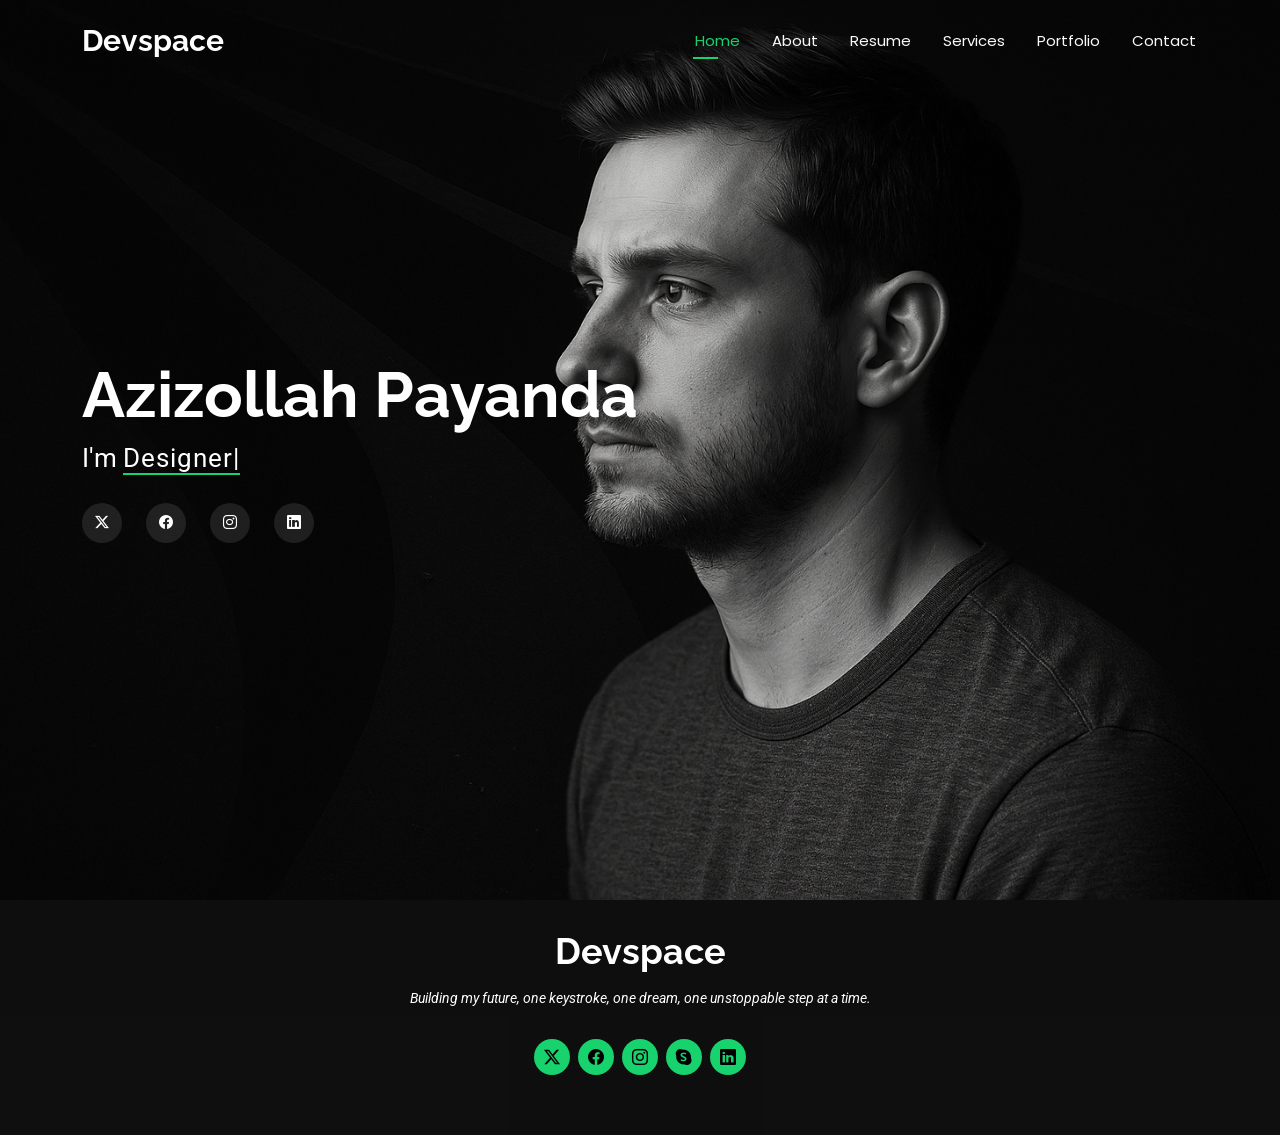
<file: index.html>
<!DOCTYPE html>
<html lang="en">

<head>
  <meta charset="utf-8">
  <meta content="width=device-width, initial-scale=1.0" name="viewport">
  <title>Index</title>
  <meta name="description" content="">
  <meta name="keywords" content="">

  <!-- Favicons -->
  <link href="assets/img/favicon.png" rel="icon">
  <link href="assets/img/apple-touch-icon.png" rel="apple-touch-icon">

  <!-- Fonts -->
  <link href="https://fonts.googleapis.com" rel="preconnect">
  <link href="https://fonts.gstatic.com" rel="preconnect" crossorigin>
  <link href="https://fonts.googleapis.com/css2?family=Roboto:ital,wght@0,100;0,300;0,400;0,500;0,700;0,900;1,100;1,300;1,400;1,500;1,700;1,900&family=Poppins:ital,wght@0,100;0,200;0,300;0,400;0,500;0,600;0,700;0,800;0,900;1,100;1,200;1,300;1,400;1,500;1,600;1,700;1,800;1,900&family=Raleway:ital,wght@0,100;0,200;0,300;0,400;0,500;0,600;0,700;0,800;0,900;1,100;1,200;1,300;1,400;1,500;1,600;1,700;1,800;1,900&display=swap" rel="stylesheet">

  <!-- Vendor CSS Files -->
  <link href="assets/vendor/bootstrap/css/bootstrap.min.css" rel="stylesheet">
  <link href="assets/vendor/bootstrap-icons/bootstrap-icons.css" rel="stylesheet">
  <link href="assets/vendor/aos/aos.css" rel="stylesheet">
  <link href="assets/vendor/swiper/swiper-bundle.min.css" rel="stylesheet">
  <link href="assets/vendor/glightbox/css/glightbox.min.css" rel="stylesheet">

  <!-- Main CSS File -->
  <link href="assets/css/main.css" rel="stylesheet">

</head>

<body class="index-page">

  <header id="header" class="header d-flex align-items-center fixed-top">
    <div class="container-fluid container-xl position-relative d-flex align-items-center justify-content-between">

      <a href="index.html" class="logo d-flex align-items-center">
        <!-- Uncomment the line below if you also wish to use an image logo -->
        <!-- <img src="assets/img/logo.webp" alt=""> -->
        <h1 class="sitename">Devspace</h1>
      </a>

      <nav id="navmenu" class="navmenu">
        <ul>
          <li><a href="index.html" class="active">Home</a></li>
          <li><a href="about.html">About</a></li>
          <li><a href="resume.html">Resume</a></li>
          <li><a href="services.html">Services</a></li>
          <li><a href="portfolio.html">Portfolio</a></li>
          <li><a href="contact.html">Contact</a></li>
        </ul>
        <i class="mobile-nav-toggle d-xl-none bi bi-list"></i>
      </nav>

    </div>
  </header>

  <main class="main">

    <!-- Hero Section -->
    <section id="hero" class="hero section dark-background">

      <img src="assets/img/hero-bg.png" alt="" data-aos="fade-in">

      <div class="container" data-aos="zoom-out" data-aos-delay="100">
        <h2>Azizollah Payanda</h2>
        <p>I'm <span class="typed" data-typed-items="Designer, Developer, Freelancer"></span><span class="typed-cursor typed-cursor--blink"></span></p>
        <div class="social-links">
          <a href="#"><i class="bi bi-twitter-x"></i></a>
          <a href="#"><i class="bi bi-facebook"></i></a>
          <a href="#"><i class="bi bi-instagram"></i></a>
          <a href="https://linkedin.com/in/azizollah-payanda-70139b262"><i class="bi bi-linkedin"></i></a>
        </div>
      </div>

    </section><!-- /Hero Section -->

  </main>

  <footer id="footer" class="footer dark-background">
    <div class="container">
      <h3 class="sitename">Devspace</h3>
      <p>Building my future, one keystroke, one dream, one unstoppable step at a time.</p>
      <div class="social-links d-flex justify-content-center">
        <a href=""><i class="bi bi-twitter-x"></i></a>
        <a href=""><i class="bi bi-facebook"></i></a>
        <a href=""><i class="bi bi-instagram"></i></a>
        <a href=""><i class="bi bi-skype"></i></a>
        <a href="https://linkedin.com/in/azizollah-payanda-70139b262"><i class="bi bi-linkedin"></i></a>
      </div>
    </div>
  </footer>

  <!-- Scroll Top -->
  <a href="#" id="scroll-top" class="scroll-top d-flex align-items-center justify-content-center"><i class="bi bi-arrow-up-short"></i></a>

  <!-- Preloader -->
  <div id="preloader"></div>

  <!-- Vendor JS Files -->
  <script src="assets/vendor/bootstrap/js/bootstrap.bundle.min.js"></script>
  <script src="assets/vendor/php-email-form/validate.js"></script>
  <script src="assets/vendor/aos/aos.js"></script>
  <script src="assets/vendor/typed.js/typed.umd.js"></script>
  <script src="assets/vendor/purecounter/purecounter_vanilla.js"></script>
  <script src="assets/vendor/waypoints/noframework.waypoints.js"></script>
  <script src="assets/vendor/swiper/swiper-bundle.min.js"></script>
  <script src="assets/vendor/glightbox/js/glightbox.min.js"></script>
  <script src="assets/vendor/imagesloaded/imagesloaded.pkgd.min.js"></script>
  <script src="assets/vendor/isotope-layout/isotope.pkgd.min.js"></script>

  <!-- Main JS File -->
  <script src="assets/js/main.js"></script>

</body>

</html>
</file>
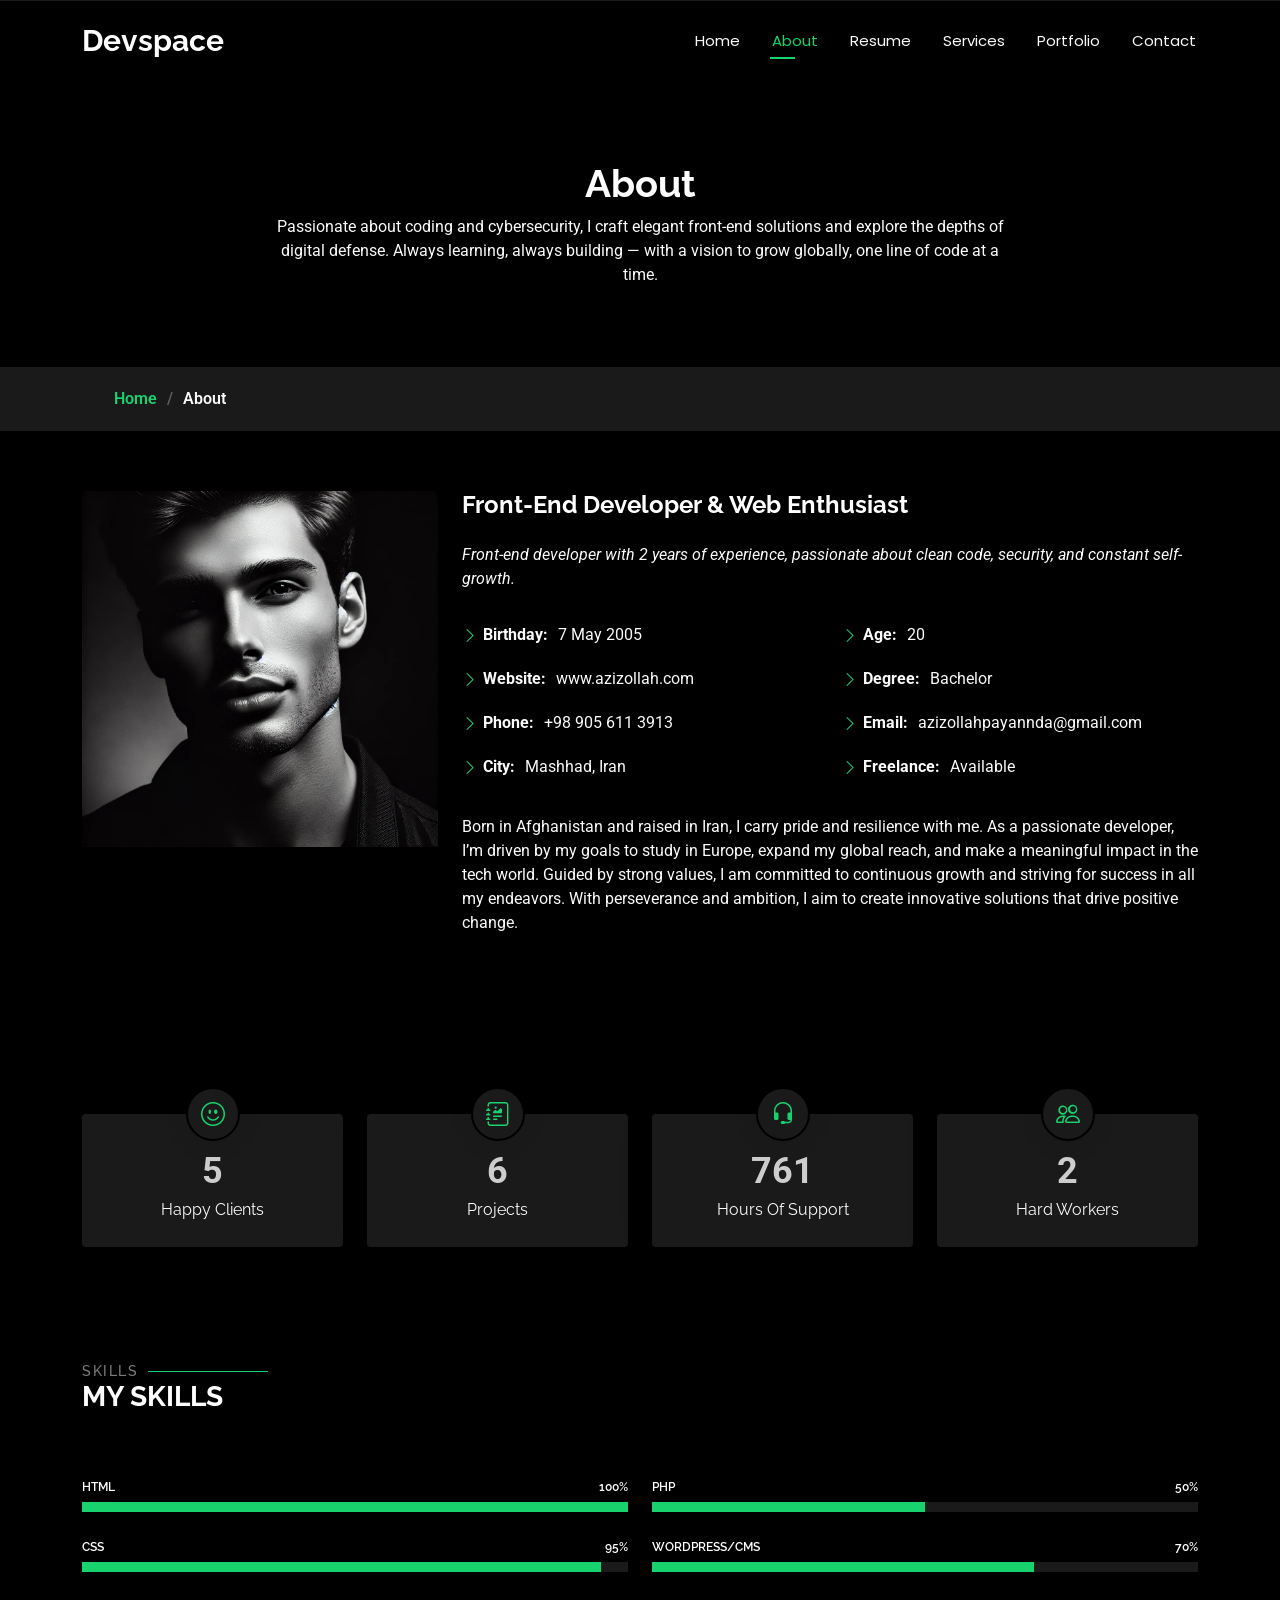
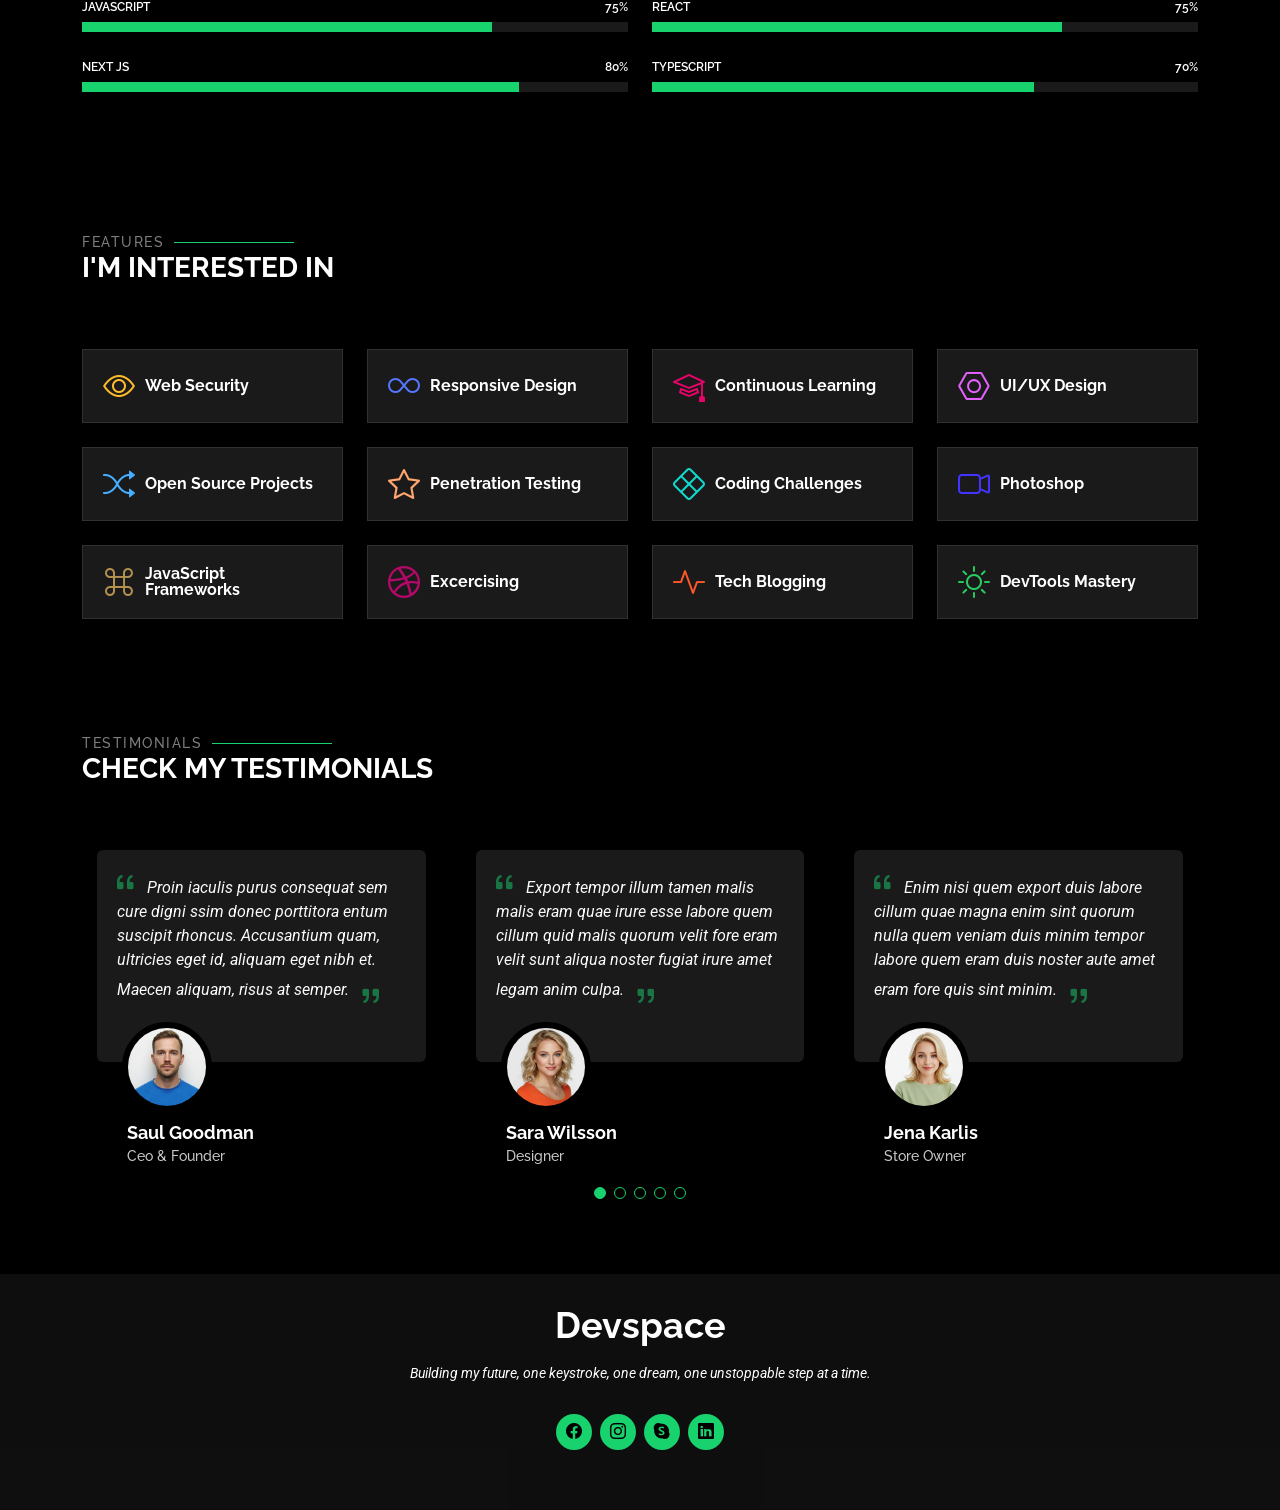
<file: about.html>
<!DOCTYPE html>
<html lang="en">

<head>
  <meta charset="utf-8">
  <meta content="width=device-width, initial-scale=1.0" name="viewport">
  <title>About</title>
  <meta name="description" content="">
  <meta name="keywords" content="">

  <!-- Favicons -->
  <link href="assets/img/favicon.png" rel="icon">
  <link href="assets/img/apple-touch-icon.png" rel="apple-touch-icon">

  <!-- Fonts -->
  <link href="https://fonts.googleapis.com" rel="preconnect">
  <link href="https://fonts.gstatic.com" rel="preconnect" crossorigin>
  <link
    href="https://fonts.googleapis.com/css2?family=Roboto:ital,wght@0,100;0,300;0,400;0,500;0,700;0,900;1,100;1,300;1,400;1,500;1,700;1,900&family=Poppins:ital,wght@0,100;0,200;0,300;0,400;0,500;0,600;0,700;0,800;0,900;1,100;1,200;1,300;1,400;1,500;1,600;1,700;1,800;1,900&family=Raleway:ital,wght@0,100;0,200;0,300;0,400;0,500;0,600;0,700;0,800;0,900;1,100;1,200;1,300;1,400;1,500;1,600;1,700;1,800;1,900&display=swap"
    rel="stylesheet">

  <!-- Vendor CSS Files -->
  <link href="assets/vendor/bootstrap/css/bootstrap.min.css" rel="stylesheet">
  <link href="assets/vendor/bootstrap-icons/bootstrap-icons.css" rel="stylesheet">
  <link href="assets/vendor/aos/aos.css" rel="stylesheet">
  <link href="assets/vendor/swiper/swiper-bundle.min.css" rel="stylesheet">
  <link href="assets/vendor/glightbox/css/glightbox.min.css" rel="stylesheet">

  <!-- Main CSS File -->
  <link href="assets/css/main.css" rel="stylesheet">

</head>

<body class="about-page">

  <header id="header" class="header d-flex align-items-center fixed-top">
    <div class="container-fluid container-xl position-relative d-flex align-items-center justify-content-between">

      <a href="index.html" class="logo d-flex align-items-center">
        <!-- Uncomment the line below if you also wish to use an image logo -->
        <!-- <img src="assets/img/logo.webp" alt=""> -->
        <h1 class="sitename">Devspace</h1>
      </a>

      <nav id="navmenu" class="navmenu">
        <ul>
          <li><a href="index.html">Home</a></li>
          <li><a href="about.html" class="active">About</a></li>
          <li><a href="resume.html">Resume</a></li>
          <li><a href="services.html">Services</a></li>
          <li><a href="portfolio.html">Portfolio</a></li>
          <li><a href="contact.html">Contact</a></li>
        </ul>
        <i class="mobile-nav-toggle d-xl-none bi bi-list"></i>
      </nav>

    </div>
  </header>

  <main class="main">

    <!-- Page Title -->
    <div class="page-title" data-aos="fade">
      <div class="heading">
        <div class="container">
          <div class="row d-flex justify-content-center text-center">
            <div class="col-lg-8">
              <h1>About</h1>
              <p class="mb-0">Passionate about coding and cybersecurity, I craft elegant front-end solutions and explore
                the depths of digital defense. Always learning, always building — with a vision to grow globally, one
                line of code at a time.</p>
            </div>
          </div>
        </div>
      </div>
      <nav class="breadcrumbs">
        <div class="container">
          <ol>
            <li><a href="index.html">Home</a></li>
            <li class="current">About</li>
          </ol>
        </div>
      </nav>
    </div><!-- End Page Title -->

    <!-- About Section -->
    <section id="about" class="about section">

      <div class="container" data-aos="fade-up" data-aos-delay="100">

        <div class="row gy-4 justify-content-center">
          <div class="col-lg-4">
            <img src="assets/img/profile-img.webp" class="img-fluid" alt="">
          </div>
          <div class="col-lg-8 content">
            <h2>Front-End Developer & Web Enthusiast</h2>
            <p class="fst-italic py-3">
              Front-end developer with 2 years of experience, passionate about clean code, security, and constant
              self-growth.
            </p>
            <div class="row">
              <div class="col-lg-6">
                <ul>
                  <li><i class="bi bi-chevron-right"></i> <strong>Birthday:</strong> <span>7 May 2005</span></li>
                  <li><i class="bi bi-chevron-right"></i> <strong>Website:</strong> <span>www.azizollah.com</span></li>
                  <li><i class="bi bi-chevron-right"></i> <strong>Phone:</strong> <span>+98 905 611 3913</span></li>
                  <li><i class="bi bi-chevron-right"></i> <strong>City:</strong> <span>Mashhad, Iran</span></li>
                </ul>
              </div>
              <div class="col-lg-6">
                <ul>
                  <li><i class="bi bi-chevron-right"></i> <strong>Age:</strong> <span>20</span></li>
                  <li><i class="bi bi-chevron-right"></i> <strong>Degree:</strong> <span>Bachelor</span></li>
                  <li><i class="bi bi-chevron-right"></i> <strong>Email:</strong>
                    <span>azizollahpayannda@gmail.com</span>
                  </li>
                  <li><i class="bi bi-chevron-right"></i> <strong>Freelance:</strong> <span>Available</span></li>
                </ul>
              </div>
            </div>
            <p class="py-3">
              Born in Afghanistan and raised in Iran, I carry pride and resilience with me. As a passionate developer,
              I’m driven by my goals to study in Europe, expand my global reach, and make a meaningful impact in the
              tech world. Guided by strong values, I am committed to continuous growth and striving for success in all
              my endeavors. With perseverance and ambition, I aim to create innovative solutions that drive positive
              change.

            </p>
          </div>
        </div>

      </div>

    </section><!-- /About Section -->

    <!-- Stats Section -->
    <section id="stats" class="stats section">

      <div class="container" data-aos="fade-up" data-aos-delay="100">

        <div class="row gy-4">

          <div class="col-lg-3 col-md-6 d-flex flex-column align-items-center">
            <i class="bi bi-emoji-smile"></i>
            <div class="stats-item">
              <span data-purecounter-start="0" data-purecounter-end="10" data-purecounter-duration="1"
                class="purecounter"></span>
              <p>Happy Clients</p>
            </div>
          </div><!-- End Stats Item -->

          <div class="col-lg-3 col-md-6 d-flex flex-column align-items-center">
            <i class="bi bi-journal-richtext"></i>
            <div class="stats-item">
              <span data-purecounter-start="0" data-purecounter-end="12" data-purecounter-duration="1"
                class="purecounter"></span>
              <p>Projects</p>
            </div>
          </div><!-- End Stats Item -->

          <div class="col-lg-3 col-md-6 d-flex flex-column align-items-center">
            <i class="bi bi-headset"></i>
            <div class="stats-item">
              <span data-purecounter-start="0" data-purecounter-end="1463" data-purecounter-duration="1"
                class="purecounter"></span>
              <p>Hours Of Support</p>
            </div>
          </div><!-- End Stats Item -->

          <div class="col-lg-3 col-md-6 d-flex flex-column align-items-center">
            <i class="bi bi-people"></i>
            <div class="stats-item">
              <span data-purecounter-start="0" data-purecounter-end="3" data-purecounter-duration="1"
                class="purecounter"></span>
              <p>Hard Workers</p>
            </div>
          </div><!-- End Stats Item -->

        </div>

      </div>

    </section><!-- /Stats Section -->

    <!-- Skills Section -->
    <section id="skills" class="skills section">

      <!-- Section Title -->
      <div class="container section-title" data-aos="fade-up">
        <h2>Skills</h2>
        <div><span>My</span> <span class="description-title">Skills</span></div>
      </div><!-- End Section Title -->

      <div class="container" data-aos="fade-up" data-aos-delay="100">

        <div class="row skills-content skills-animation">

          <div class="col-lg-6">

            <div class="progress">
              <span class="skill"><span>HTML</span> <i class="val">100%</i></span>
              <div class="progress-bar-wrap">
                <div class="progress-bar" role="progressbar" aria-valuenow="100" aria-valuemin="0" aria-valuemax="100">
                </div>
              </div>
            </div><!-- End Skills Item -->

            <div class="progress">
              <span class="skill"><span>CSS</span> <i class="val">95%</i></span>
              <div class="progress-bar-wrap">
                <div class="progress-bar" role="progressbar" aria-valuenow="95" aria-valuemin="0" aria-valuemax="100">
                </div>
              </div>
            </div><!-- End Skills Item -->

            <div class="progress">
              <span class="skill"><span>JavaScript</span> <i class="val">75%</i></span>
              <div class="progress-bar-wrap">
                <div class="progress-bar" role="progressbar" aria-valuenow="75" aria-valuemin="0" aria-valuemax="100">
                </div>
              </div>
            </div><!-- End Skills Item -->
            <div class="progress">
              <span class="skill"><span>Next js</span> <i class="val">80%</i></span>
              <div class="progress-bar-wrap">
                <div class="progress-bar" role="progressbar" aria-valuenow="80" aria-valuemin="0" aria-valuemax="100">
                </div>
              </div>
            </div><!-- End Skills Item -->

          </div>

          <div class="col-lg-6">

            <div class="progress">
              <span class="skill"><span>PHP</span> <i class="val">50%</i></span>
              <div class="progress-bar-wrap">
                <div class="progress-bar" role="progressbar" aria-valuenow="50" aria-valuemin="0" aria-valuemax="100">
                </div>
              </div>
            </div><!-- End Skills Item -->

            <div class="progress">
              <span class="skill"><span>WordPress/CMS</span> <i class="val">70%</i></span>
              <div class="progress-bar-wrap">
                <div class="progress-bar" role="progressbar" aria-valuenow="70" aria-valuemin="0" aria-valuemax="100">
                </div>
              </div>
            </div><!-- End Skills Item -->

            <div class="progress">
              <span class="skill"><span>React</span> <i class="val">75%</i></span>
              <div class="progress-bar-wrap">
                <div class="progress-bar" role="progressbar" aria-valuenow="75" aria-valuemin="0" aria-valuemax="100">
                </div>
              </div>
            </div><!-- End Skills Item -->
            <div class="progress">
              <span class="skill"><span>Typescript</span> <i class="val">70%</i></span>
              <div class="progress-bar-wrap">
                <div class="progress-bar" role="progressbar" aria-valuenow="70" aria-valuemin="0" aria-valuemax="100">
                </div>
              </div>
            </div><!-- End Skills Item -->


          </div>

        </div>

      </div>

    </section><!-- /Skills Section -->

    <!-- Interests Section -->
    <section id="interests" class="interests section">

      <!-- Section Title -->
      <div class="container section-title" data-aos="fade-up">
        <h2>Features</h2>
        <div><span>I'm</span> <span class="description-title">interested in</span></div>
      </div><!-- End Section Title -->

      <div class="container">

        <div class="row gy-4">

          <div class="col-lg-3 col-md-4" data-aos="fade-up" data-aos-delay="100">
            <div class="features-item">
              <i class="bi bi-eye" style="color: #ffbb2c;"></i>
              <h3><a href="" class="stretched-link">Web Security </a></h3>
            </div>
          </div><!-- End Feature Item -->

          <div class="col-lg-3 col-md-4" data-aos="fade-up" data-aos-delay="200">
            <div class="features-item">
              <i class="bi bi-infinity" style="color: #5578ff;"></i>
              <h3><a href="" class="stretched-link">Responsive Design</a></h3>
            </div>
          </div><!-- End Feature Item -->

          <div class="col-lg-3 col-md-4" data-aos="fade-up" data-aos-delay="300">
            <div class="features-item">
              <i class="bi bi-mortarboard" style="color: #e80368;"></i>
              <h3><a href="" class="stretched-link">Continuous Learning</a></h3>
            </div>
          </div><!-- End Feature Item -->

          <div class="col-lg-3 col-md-4" data-aos="fade-up" data-aos-delay="400">
            <div class="features-item">
              <i class="bi bi-nut" style="color: #e361ff;"></i>
              <h3><a href="" class="stretched-link">UI/UX Design </a></h3>
            </div>
          </div><!-- End Feature Item -->

          <div class="col-lg-3 col-md-4" data-aos="fade-up" data-aos-delay="500">
            <div class="features-item">
              <i class="bi bi-shuffle" style="color: #47aeff;"></i>
              <h3><a href="" class="stretched-link">Open Source Projects </a></h3>
            </div>
          </div><!-- End Feature Item -->

          <div class="col-lg-3 col-md-4" data-aos="fade-up" data-aos-delay="600">
            <div class="features-item">
              <i class="bi bi-star" style="color: #ffa76e;"></i>
              <h3><a href="" class="stretched-link">Penetration Testing</a></h3>
            </div>
          </div><!-- End Feature Item -->

          <div class="col-lg-3 col-md-4" data-aos="fade-up" data-aos-delay="700">
            <div class="features-item">
              <i class="bi bi-x-diamond" style="color: #11dbcf;"></i>
              <h3><a href="" class="stretched-link">Coding Challenges</a></h3>
            </div>
          </div><!-- End Feature Item -->

          <div class="col-lg-3 col-md-4" data-aos="fade-up" data-aos-delay="800">
            <div class="features-item">
              <i class="bi bi-camera-video" style="color: #4233ff;"></i>
              <h3><a href="" class="stretched-link">Photoshop</a></h3>
            </div>
          </div><!-- End Feature Item -->

          <div class="col-lg-3 col-md-4" data-aos="fade-up" data-aos-delay="900">
            <div class="features-item">
              <i class="bi bi-command" style="color: #b2904f;"></i>
              <h3><a href="" class="stretched-link">JavaScript Frameworks</a></h3>
            </div>
          </div><!-- End Feature Item -->

          <div class="col-lg-3 col-md-4" data-aos="fade-up" data-aos-delay="1000">
            <div class="features-item">
              <i class="bi bi-dribbble" style="color: #b20969;"></i>
              <h3><a href="" class="stretched-link">Excercising</a></h3>
            </div>
          </div><!-- End Feature Item -->

          <div class="col-lg-3 col-md-4" data-aos="fade-up" data-aos-delay="1100">
            <div class="features-item">
              <i class="bi bi-activity" style="color: #ff5828;"></i>
              <h3><a href="" class="stretched-link">Tech Blogging</a></h3>
            </div>
          </div><!-- End Feature Item -->

          <div class="col-lg-3 col-md-4" data-aos="fade-up" data-aos-delay="1200">
            <div class="features-item">
              <i class="bi bi-brightness-high" style="color: #29cc61;"></i>
              <h3><a href="" class="stretched-link">DevTools Mastery </a></h3>
            </div>
          </div><!-- End Feature Item -->

        </div>

      </div>

    </section><!-- /Interests Section -->

    <!-- Testimonials Section -->
    <section id="testimonials" class="testimonials section">

      <!-- Section Title -->
      <div class="container section-title" data-aos="fade-up">
        <h2>Testimonials</h2>
        <div><span>Check my</span> <span class="description-title">Testimonials</span></div>
      </div><!-- End Section Title -->

      <div class="container" data-aos="fade-up" data-aos-delay="100">

        <div class="swiper init-swiper" data-speed="600" data-delay="5000">
          <script type="application/json" class="swiper-config">
            {
              "loop": true,
              "speed": 600,
              "autoplay": {
                "delay": 5000
              },
              "slidesPerView": "auto",
              "pagination": {
                "el": ".swiper-pagination",
                "type": "bullets",
                "clickable": true
              },
              "breakpoints": {
                "320": {
                  "slidesPerView": 1,
                  "spaceBetween": 40
                },
                "1200": {
                  "slidesPerView": 3,
                  "spaceBetween": 20
                }
              }
            }
          </script>
          <div class="swiper-wrapper">

            <div class="swiper-slide">
              <div class="testimonial-item" "="">
            <p>
              <i class=" bi bi-quote quote-icon-left"></i>
                <span>Proin iaculis purus consequat sem cure digni ssim donec porttitora entum suscipit rhoncus.
                  Accusantium quam, ultricies eget id, aliquam eget nibh et. Maecen aliquam, risus at semper.</span>
                <i class="bi bi-quote quote-icon-right"></i>
                </p>
                <img src="assets/img/person/person-m-9.webp" class="testimonial-img" alt="">
                <h3>Saul Goodman</h3>
                <h4>Ceo &amp; Founder</h4>
              </div>
            </div><!-- End testimonial item -->

            <div class="swiper-slide">
              <div class="testimonial-item">
                <p>
                  <i class="bi bi-quote quote-icon-left"></i>
                  <span>Export tempor illum tamen malis malis eram quae irure esse labore quem cillum quid malis quorum
                    velit fore eram velit sunt aliqua noster fugiat irure amet legam anim culpa.</span>
                  <i class="bi bi-quote quote-icon-right"></i>
                </p>
                <img src="assets/img/person/person-f-5.webp" class="testimonial-img" alt="">
                <h3>Sara Wilsson</h3>
                <h4>Designer</h4>
              </div>
            </div><!-- End testimonial item -->

            <div class="swiper-slide">
              <div class="testimonial-item">
                <p>
                  <i class="bi bi-quote quote-icon-left"></i>
                  <span>Enim nisi quem export duis labore cillum quae magna enim sint quorum nulla quem veniam duis
                    minim tempor labore quem eram duis noster aute amet eram fore quis sint minim.</span>
                  <i class="bi bi-quote quote-icon-right"></i>
                </p>
                <img src="assets/img/person/person-f-12.webp" class="testimonial-img" alt="">
                <h3>Jena Karlis</h3>
                <h4>Store Owner</h4>
              </div>
            </div><!-- End testimonial item -->

            <div class="swiper-slide">
              <div class="testimonial-item">
                <p>
                  <i class="bi bi-quote quote-icon-left"></i>
                  <span>Fugiat enim eram quae cillum dolore dolor amet nulla culpa multos export minim fugiat dolor enim
                    duis veniam ipsum anim magna sunt elit fore quem dolore labore illum veniam.</span>
                  <i class="bi bi-quote quote-icon-right"></i>
                </p>
                <img src="assets/img/person/person-m-12.webp" class="testimonial-img" alt="">
                <h3>Matt Brandon</h3>
                <h4>Freelancer</h4>
              </div>
            </div><!-- End testimonial item -->

            <div class="swiper-slide">
              <div class="testimonial-item">
                <p>
                  <i class="bi bi-quote quote-icon-left"></i>
                  <span>Quis quorum aliqua sint quem legam fore sunt eram irure aliqua veniam tempor noster veniam sunt
                    culpa nulla illum cillum fugiat legam esse veniam culpa fore nisi cillum quid.</span>
                  <i class="bi bi-quote quote-icon-right"></i>
                </p>
                <img src="assets/img/person/person-m-13.webp" class="testimonial-img" alt="">
                <h3>John Larson</h3>
                <h4>Entrepreneur</h4>
              </div>
            </div><!-- End testimonial item -->

          </div>
          <div class="swiper-pagination"></div>
        </div>

      </div>

    </section><!-- /Testimonials Section -->

  </main>

  <footer id="footer" class="footer dark-background">
    <div class="container">
      <h3 class="sitename">Devspace</h3>
      <p>Building my future, one keystroke, one dream, one unstoppable step at a time.</p>
      <div class="social-links d-flex justify-content-center">
        <a href=""><i class="bi bi-facebook"></i></a>
        <a href=""><i class="bi bi-instagram"></i></a>
        <a href=""><i class="bi bi-skype"></i></a>
        <a href="https://linkedin.com/in/azizollah-payanda-70139b262"><i class="bi bi-linkedin"></i></a>
      </div>
    </div>
  </footer>

  <!-- Scroll Top -->
  <a href="#" id="scroll-top" class="scroll-top d-flex align-items-center justify-content-center"><i
      class="bi bi-arrow-up-short"></i></a>

  <!-- Preloader -->
  <div id="preloader"></div>

  <!-- Vendor JS Files -->
  <script src="assets/vendor/bootstrap/js/bootstrap.bundle.min.js"></script>
  <script src="assets/vendor/php-email-form/validate.js"></script>
  <script src="assets/vendor/aos/aos.js"></script>
  <script src="assets/vendor/typed.js/typed.umd.js"></script>
  <script src="assets/vendor/purecounter/purecounter_vanilla.js"></script>
  <script src="assets/vendor/waypoints/noframework.waypoints.js"></script>
  <script src="assets/vendor/swiper/swiper-bundle.min.js"></script>
  <script src="assets/vendor/glightbox/js/glightbox.min.js"></script>
  <script src="assets/vendor/imagesloaded/imagesloaded.pkgd.min.js"></script>
  <script src="assets/vendor/isotope-layout/isotope.pkgd.min.js"></script>

  <!-- Main JS File -->
  <script src="assets/js/main.js"></script>

</body>

</html>
</file>
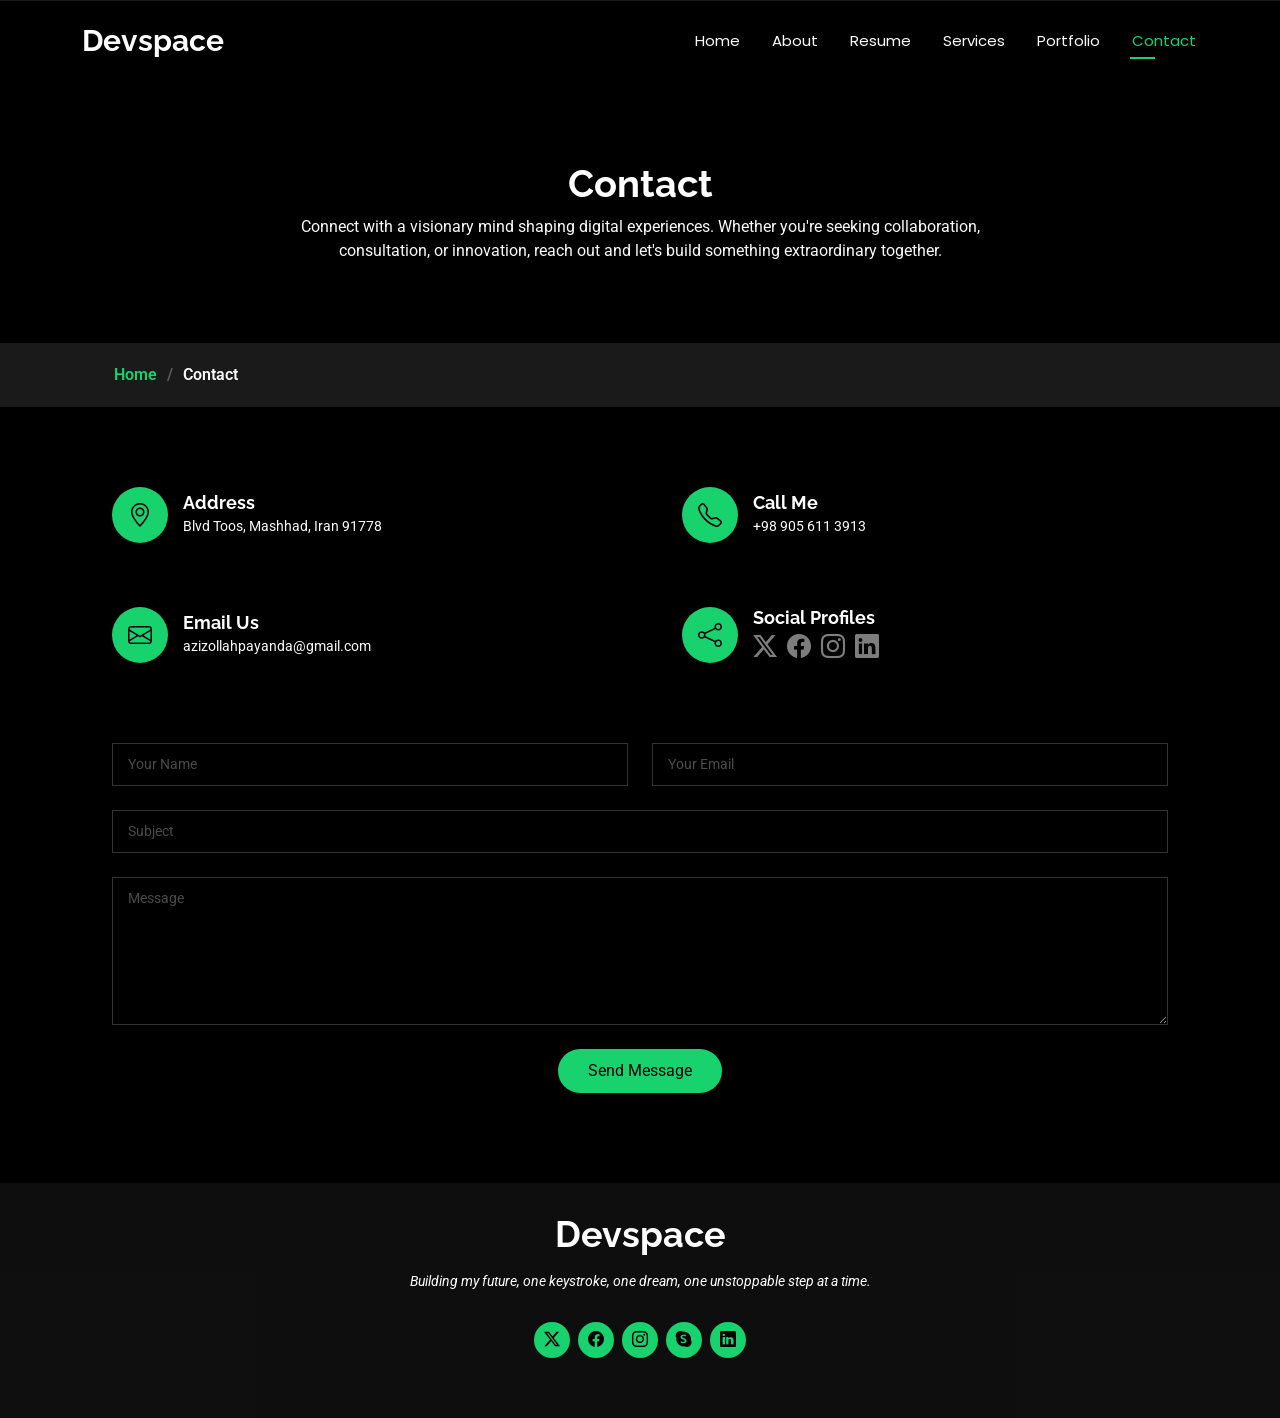
<file: contact.html>
<!DOCTYPE html>
<html lang="en">

<head>
  <meta charset="utf-8">
  <meta content="width=device-width, initial-scale=1.0" name="viewport">
  <title>Contact</title>
  <meta name="description" content="">
  <meta name="keywords" content="">

  <!-- Favicons -->
  <link href="assets/img/favicon.png" rel="icon">
  <link href="assets/img/apple-touch-icon.png" rel="apple-touch-icon">

  <!-- Fonts -->
  <link href="https://fonts.googleapis.com" rel="preconnect">
  <link href="https://fonts.gstatic.com" rel="preconnect" crossorigin>
  <link href="https://fonts.googleapis.com/css2?family=Roboto:ital,wght@0,100;0,300;0,400;0,500;0,700;0,900;1,100;1,300;1,400;1,500;1,700;1,900&family=Poppins:ital,wght@0,100;0,200;0,300;0,400;0,500;0,600;0,700;0,800;0,900;1,100;1,200;1,300;1,400;1,500;1,600;1,700;1,800;1,900&family=Raleway:ital,wght@0,100;0,200;0,300;0,400;0,500;0,600;0,700;0,800;0,900;1,100;1,200;1,300;1,400;1,500;1,600;1,700;1,800;1,900&display=swap" rel="stylesheet">

  <!-- Vendor CSS Files -->
  <link href="assets/vendor/bootstrap/css/bootstrap.min.css" rel="stylesheet">
  <link href="assets/vendor/bootstrap-icons/bootstrap-icons.css" rel="stylesheet">
  <link href="assets/vendor/aos/aos.css" rel="stylesheet">
  <link href="assets/vendor/swiper/swiper-bundle.min.css" rel="stylesheet">
  <link href="assets/vendor/glightbox/css/glightbox.min.css" rel="stylesheet">

  <!-- Main CSS File -->
  <link href="assets/css/main.css" rel="stylesheet">

</head>

<body class="contact-page">

  <header id="header" class="header d-flex align-items-center fixed-top">
    <div class="container-fluid container-xl position-relative d-flex align-items-center justify-content-between">

      <a href="index.html" class="logo d-flex align-items-center">
        <!-- Uncomment the line below if you also wish to use an image logo -->
        <!-- <img src="assets/img/logo.webp" alt=""> -->
        <h1 class="sitename">Devspace</h1>
      </a>

      <nav id="navmenu" class="navmenu">
        <ul>
          <li><a href="index.html">Home</a></li>
          <li><a href="about.html">About</a></li>
          <li><a href="resume.html">Resume</a></li>
          <li><a href="services.html">Services</a></li>
          <li><a href="portfolio.html">Portfolio</a></li>
          <li><a href="contact.html" class="active">Contact</a></li>
        </ul>
        <i class="mobile-nav-toggle d-xl-none bi bi-list"></i>
      </nav>

    </div>
  </header>

  <main class="main">

    <!-- Page Title -->
    <div class="page-title" data-aos="fade">
      <div class="heading">
        <div class="container">
          <div class="row d-flex justify-content-center text-center">
            <div class="col-lg-8">
              <h1>Contact</h1>
              <p class="mb-0">Connect with a visionary mind shaping digital experiences. Whether you're seeking collaboration, consultation, or innovation, reach out and let's build something extraordinary together.

              </p>
            </div>
          </div>
        </div>
      </div>
      <nav class="breadcrumbs">
        <div class="container">
          <ol>
            <li><a href="index.html">Home</a></li>
            <li class="current">Contact</li>
          </ol>
        </div>
      </nav>
    </div><!-- End Page Title -->

    <!-- Contact Section -->
    <section id="contact" class="contact section">

      <div class="container" data-aos="fade-up" data-aos-delay="100">

        <div class="row gy-4">

          <div class="col-md-6">
            <div class="info-item d-flex align-items-center" data-aos="fade-up" data-aos-delay="200">
              <i class="icon bi bi-geo-alt flex-shrink-0"></i>
              <div>
                <h3>Address</h3>
                <p>Blvd Toos, Mashhad, Iran 91778</p>
              </div>
            </div>
          </div><!-- End Info Item -->

          <div class="col-md-6">
            <div class="info-item d-flex align-items-center" data-aos="fade-up" data-aos-delay="300">
              <i class="icon bi bi-telephone flex-shrink-0"></i>
              <div>
                <h3>Call Me</h3>
                <p>+98 905 611 3913</p>
              </div>
            </div>
          </div><!-- End Info Item -->

          <div class="col-md-6">
            <div class="info-item d-flex align-items-center" data-aos="fade-up" data-aos-delay="400">
              <i class="icon bi bi-envelope flex-shrink-0"></i>
              <div>
                <h3>Email Us</h3>
                <p>azizollahpayanda@gmail.com</p>
              </div>
            </div>
          </div><!-- End Info Item -->

          <div class="col-md-6">
            <div class="info-item d-flex align-items-center" data-aos="fade-up" data-aos-delay="500">
              <i class="icon bi bi-share flex-shrink-0"></i>
              <div>
                <h3>Social Profiles</h3>
                <div class="social-links">
                  <a href="#"><i class="bi bi-twitter-x"></i></a>
                  <a href="#"><i class="bi bi-facebook"></i></a>
                  <a href="#"><i class="bi bi-instagram"></i></a>
                  <a href="#"><i class="bi bi-linkedin"></i></a>
                </div>
              </div>
            </div>
          </div><!-- End Info Item -->

        </div>

        <form action="forms/contact.php" method="post" class="php-email-form" data-aos="fade-up" data-aos-delay="600">
          <div class="row gy-4">

            <div class="col-md-6">
              <input type="text" name="name" class="form-control" placeholder="Your Name" required="">
            </div>

            <div class="col-md-6 ">
              <input type="email" class="form-control" name="email" placeholder="Your Email" required="">
            </div>

            <div class="col-md-12">
              <input type="text" class="form-control" name="subject" placeholder="Subject" required="">
            </div>

            <div class="col-md-12">
              <textarea class="form-control" name="message" rows="6" placeholder="Message" required=""></textarea>
            </div>

            <div class="col-md-12 text-center">
              <div class="loading">Loading</div>
              <div class="error-message"></div>
              <div class="sent-message">Your message has been sent. Thank you!</div>

              <button type="submit">Send Message</button>
            </div>

          </div>
        </form><!-- End Contact Form -->

      </div>

    </section><!-- /Contact Section -->

  </main>

  <footer id="footer" class="footer dark-background">
    <div class="container">
      <h3 class="sitename">Devspace</h3>
      <p>Building my future, one keystroke, one dream, one unstoppable step at a time.</p>
      <div class="social-links d-flex justify-content-center">
        <a href=""><i class="bi bi-twitter-x"></i></a>
        <a href=""><i class="bi bi-facebook"></i></a>
        <a href=""><i class="bi bi-instagram"></i></a>
        <a href=""><i class="bi bi-skype"></i></a>
        <a href="https://linkedin.com/in/azizollah-payanda-70139b262"><i class="bi bi-linkedin"></i></a>
      </div>
    </div>
  </footer>

  <!-- Scroll Top -->
  <a href="#" id="scroll-top" class="scroll-top d-flex align-items-center justify-content-center"><i class="bi bi-arrow-up-short"></i></a>

  <!-- Preloader -->
  <div id="preloader"></div>

  <!-- Vendor JS Files -->
  <script src="assets/vendor/bootstrap/js/bootstrap.bundle.min.js"></script>
  <script src="assets/vendor/php-email-form/validate.js"></script>
  <script src="assets/vendor/aos/aos.js"></script>
  <script src="assets/vendor/typed.js/typed.umd.js"></script>
  <script src="assets/vendor/purecounter/purecounter_vanilla.js"></script>
  <script src="assets/vendor/waypoints/noframework.waypoints.js"></script>
  <script src="assets/vendor/swiper/swiper-bundle.min.js"></script>
  <script src="assets/vendor/glightbox/js/glightbox.min.js"></script>
  <script src="assets/vendor/imagesloaded/imagesloaded.pkgd.min.js"></script>
  <script src="assets/vendor/isotope-layout/isotope.pkgd.min.js"></script>

  <!-- Main JS File -->
  <script src="assets/js/main.js"></script>

</body>

</html>
</file>
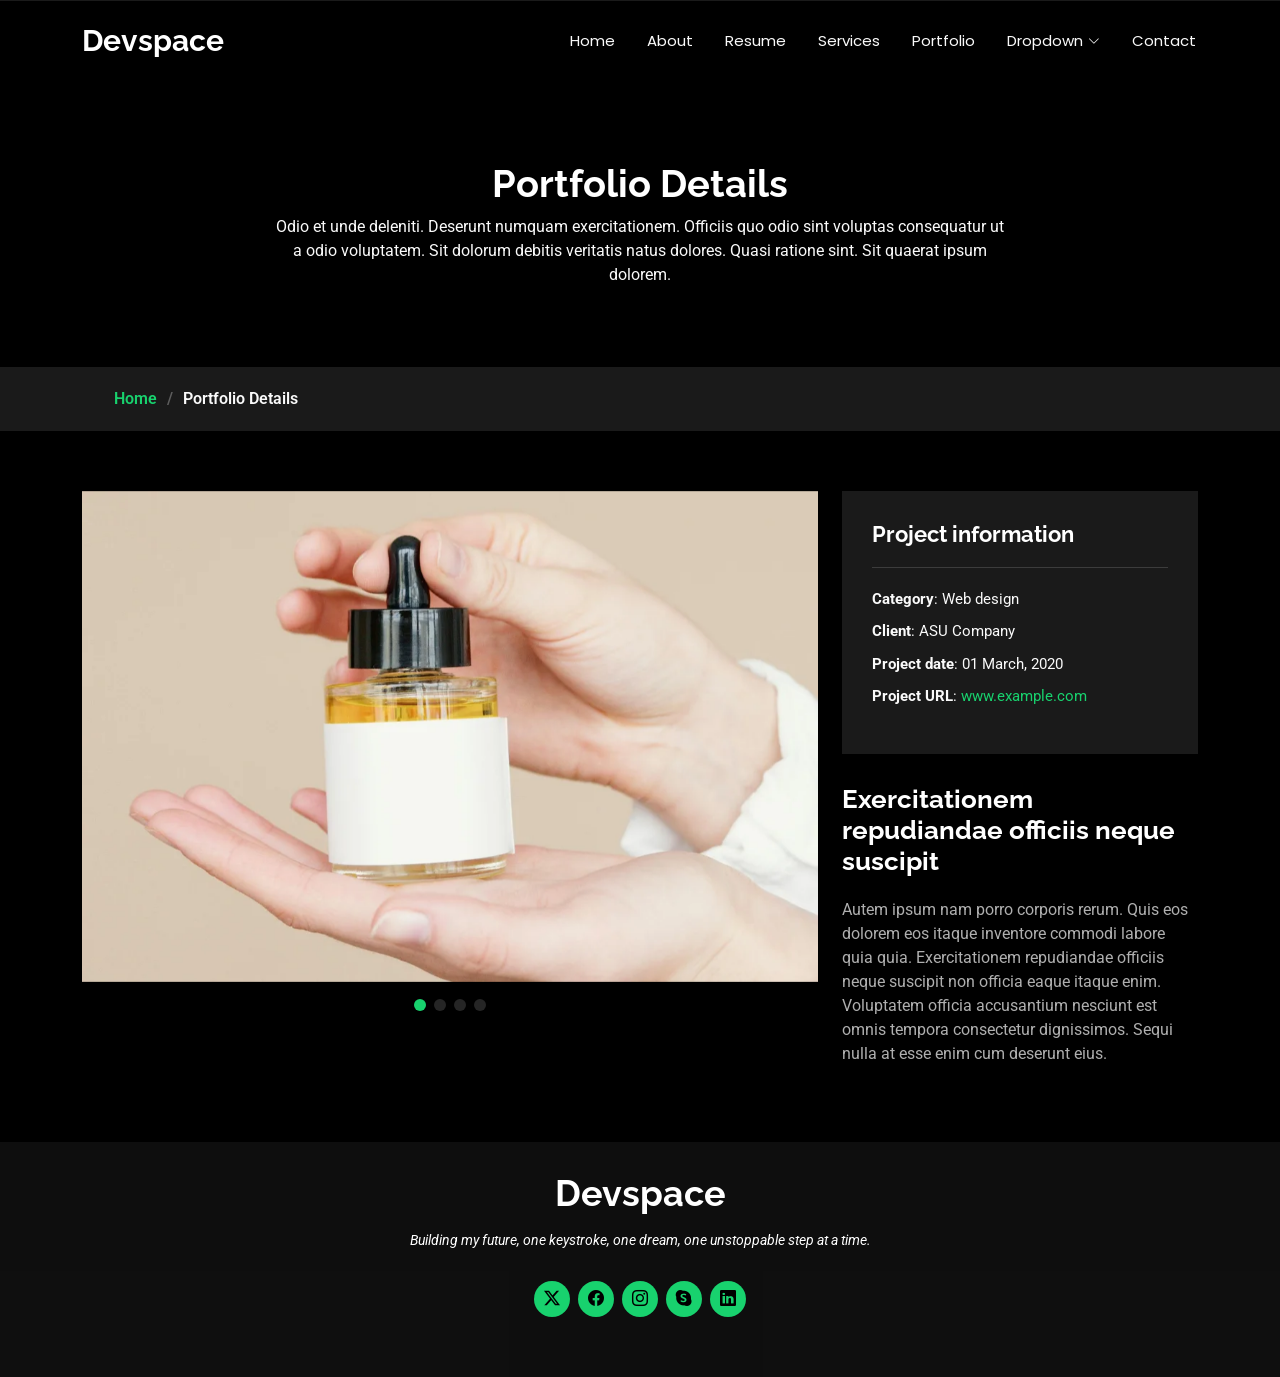
<file: portfolio-details.html>
<!DOCTYPE html>
<html lang="en">

<head>
  <meta charset="utf-8">
  <meta content="width=device-width, initial-scale=1.0" name="viewport">
  <title>Portfolio Details</title>
  <meta name="description" content="">
  <meta name="keywords" content="">

  <!-- Favicons -->
  <link href="assets/img/favicon.png" rel="icon">
  <link href="assets/img/apple-touch-icon.png" rel="apple-touch-icon">

  <!-- Fonts -->
  <link href="https://fonts.googleapis.com" rel="preconnect">
  <link href="https://fonts.gstatic.com" rel="preconnect" crossorigin>
  <link href="https://fonts.googleapis.com/css2?family=Roboto:ital,wght@0,100;0,300;0,400;0,500;0,700;0,900;1,100;1,300;1,400;1,500;1,700;1,900&family=Poppins:ital,wght@0,100;0,200;0,300;0,400;0,500;0,600;0,700;0,800;0,900;1,100;1,200;1,300;1,400;1,500;1,600;1,700;1,800;1,900&family=Raleway:ital,wght@0,100;0,200;0,300;0,400;0,500;0,600;0,700;0,800;0,900;1,100;1,200;1,300;1,400;1,500;1,600;1,700;1,800;1,900&display=swap" rel="stylesheet">

  <!-- Vendor CSS Files -->
  <link href="assets/vendor/bootstrap/css/bootstrap.min.css" rel="stylesheet">
  <link href="assets/vendor/bootstrap-icons/bootstrap-icons.css" rel="stylesheet">
  <link href="assets/vendor/aos/aos.css" rel="stylesheet">
  <link href="assets/vendor/swiper/swiper-bundle.min.css" rel="stylesheet">
  <link href="assets/vendor/glightbox/css/glightbox.min.css" rel="stylesheet">

  <!-- Main CSS File -->
  <link href="assets/css/main.css" rel="stylesheet">

</head>

<body class="portfolio-details-page">

  <header id="header" class="header d-flex align-items-center fixed-top">
    <div class="container-fluid container-xl position-relative d-flex align-items-center justify-content-between">

      <a href="index.html" class="logo d-flex align-items-center">
        <!-- Uncomment the line below if you also wish to use an image logo -->
        <!-- <img src="assets/img/logo.webp" alt=""> -->
        <h1 class="sitename">Devspace</h1>
      </a>

      <nav id="navmenu" class="navmenu">
        <ul>
          <li><a href="index.html">Home</a></li>
          <li><a href="about.html">About</a></li>
          <li><a href="resume.html">Resume</a></li>
          <li><a href="services.html">Services</a></li>
          <li><a href="portfolio.html">Portfolio</a></li>
          <li class="dropdown"><a href="#"><span>Dropdown</span> <i class="bi bi-chevron-down toggle-dropdown"></i></a>
            <ul>
              <li><a href="#">Dropdown 1</a></li>
              <li class="dropdown"><a href="#"><span>Deep Dropdown</span> <i class="bi bi-chevron-down toggle-dropdown"></i></a>
                <ul>
                  <li><a href="#">Deep Dropdown 1</a></li>
                  <li><a href="#">Deep Dropdown 2</a></li>
                  <li><a href="#">Deep Dropdown 3</a></li>
                  <li><a href="#">Deep Dropdown 4</a></li>
                  <li><a href="#">Deep Dropdown 5</a></li>
                </ul>
              </li>
              <li><a href="#">Dropdown 2</a></li>
              <li><a href="#">Dropdown 3</a></li>
              <li><a href="#">Dropdown 4</a></li>
            </ul>
          </li>
          <li><a href="contact.html">Contact</a></li>
        </ul>
        <i class="mobile-nav-toggle d-xl-none bi bi-list"></i>
      </nav>

    </div>
  </header>

  <main class="main">

    <!-- Page Title -->
    <div class="page-title" data-aos="fade">
      <div class="heading">
        <div class="container">
          <div class="row d-flex justify-content-center text-center">
            <div class="col-lg-8">
              <h1>Portfolio Details</h1>
              <p class="mb-0">Odio et unde deleniti. Deserunt numquam exercitationem. Officiis quo odio sint voluptas consequatur ut a odio voluptatem. Sit dolorum debitis veritatis natus dolores. Quasi ratione sint. Sit quaerat ipsum dolorem.</p>
            </div>
          </div>
        </div>
      </div>
      <nav class="breadcrumbs">
        <div class="container">
          <ol>
            <li><a href="index.html">Home</a></li>
            <li class="current">Portfolio Details</li>
          </ol>
        </div>
      </nav>
    </div><!-- End Page Title -->

    <!-- Portfolio Details Section -->
    <section id="portfolio-details" class="portfolio-details section">

      <div class="container" data-aos="fade-up" data-aos-delay="100">

        <div class="row gy-4">

          <div class="col-lg-8">
            <div class="portfolio-details-slider swiper init-swiper">

              <script type="application/json" class="swiper-config">
                {
                  "loop": true,
                  "speed": 600,
                  "autoplay": {
                    "delay": 5000
                  },
                  "slidesPerView": "auto",
                  "pagination": {
                    "el": ".swiper-pagination",
                    "type": "bullets",
                    "clickable": true
                  }
                }
              </script>

              <div class="swiper-wrapper align-items-center">

                <div class="swiper-slide">
                  <img src="assets/img/portfolio/portfolio-1.webp" alt="">
                </div>

                <div class="swiper-slide">
                  <img src="assets/img/portfolio/portfolio-10.webp" alt="">
                </div>

                <div class="swiper-slide">
                  <img src="assets/img/portfolio/portfolio-7.webp" alt="">
                </div>

                <div class="swiper-slide">
                  <img src="assets/img/portfolio/portfolio-4.webp" alt="">
                </div>

              </div>
              <div class="swiper-pagination"></div>
            </div>
          </div>

          <div class="col-lg-4">
            <div class="portfolio-info" data-aos="fade-up" data-aos-delay="200">
              <h3>Project information</h3>
              <ul>
                <li><strong>Category</strong>: Web design</li>
                <li><strong>Client</strong>: ASU Company</li>
                <li><strong>Project date</strong>: 01 March, 2020</li>
                <li><strong>Project URL</strong>: <a href="#">www.example.com</a></li>
              </ul>
            </div>
            <div class="portfolio-description" data-aos="fade-up" data-aos-delay="300">
              <h2>Exercitationem repudiandae officiis neque suscipit</h2>
              <p>
                Autem ipsum nam porro corporis rerum. Quis eos dolorem eos itaque inventore commodi labore quia quia. Exercitationem repudiandae officiis neque suscipit non officia eaque itaque enim. Voluptatem officia accusantium nesciunt est omnis tempora consectetur dignissimos. Sequi nulla at esse enim cum deserunt eius.
              </p>
            </div>
          </div>

        </div>

      </div>

    </section><!-- /Portfolio Details Section -->

  </main>

  <footer id="footer" class="footer dark-background">
    <div class="container">
      <h3 class="sitename">Devspace</h3>
      <p>Building my future, one keystroke, one dream, one unstoppable step at a time.</p>
      <div class="social-links d-flex justify-content-center">
        <a href=""><i class="bi bi-twitter-x"></i></a>
        <a href=""><i class="bi bi-facebook"></i></a>
        <a href=""><i class="bi bi-instagram"></i></a>
        <a href=""><i class="bi bi-skype"></i></a>
        <a href="https://linkedin.com/in/azizollah-payanda-70139b262"><i class="bi bi-linkedin"></i></a>
      </div>
    </div>
  </footer>

  <!-- Scroll Top -->
  <a href="#" id="scroll-top" class="scroll-top d-flex align-items-center justify-content-center"><i class="bi bi-arrow-up-short"></i></a>

  <!-- Preloader -->
  <div id="preloader"></div>

  <!-- Vendor JS Files -->
  <script src="assets/vendor/bootstrap/js/bootstrap.bundle.min.js"></script>
  <script src="assets/vendor/php-email-form/validate.js"></script>
  <script src="assets/vendor/aos/aos.js"></script>
  <script src="assets/vendor/typed.js/typed.umd.js"></script>
  <script src="assets/vendor/purecounter/purecounter_vanilla.js"></script>
  <script src="assets/vendor/waypoints/noframework.waypoints.js"></script>
  <script src="assets/vendor/swiper/swiper-bundle.min.js"></script>
  <script src="assets/vendor/glightbox/js/glightbox.min.js"></script>
  <script src="assets/vendor/imagesloaded/imagesloaded.pkgd.min.js"></script>
  <script src="assets/vendor/isotope-layout/isotope.pkgd.min.js"></script>

  <!-- Main JS File -->
  <script src="assets/js/main.js"></script>

</body>

</html>
</file>
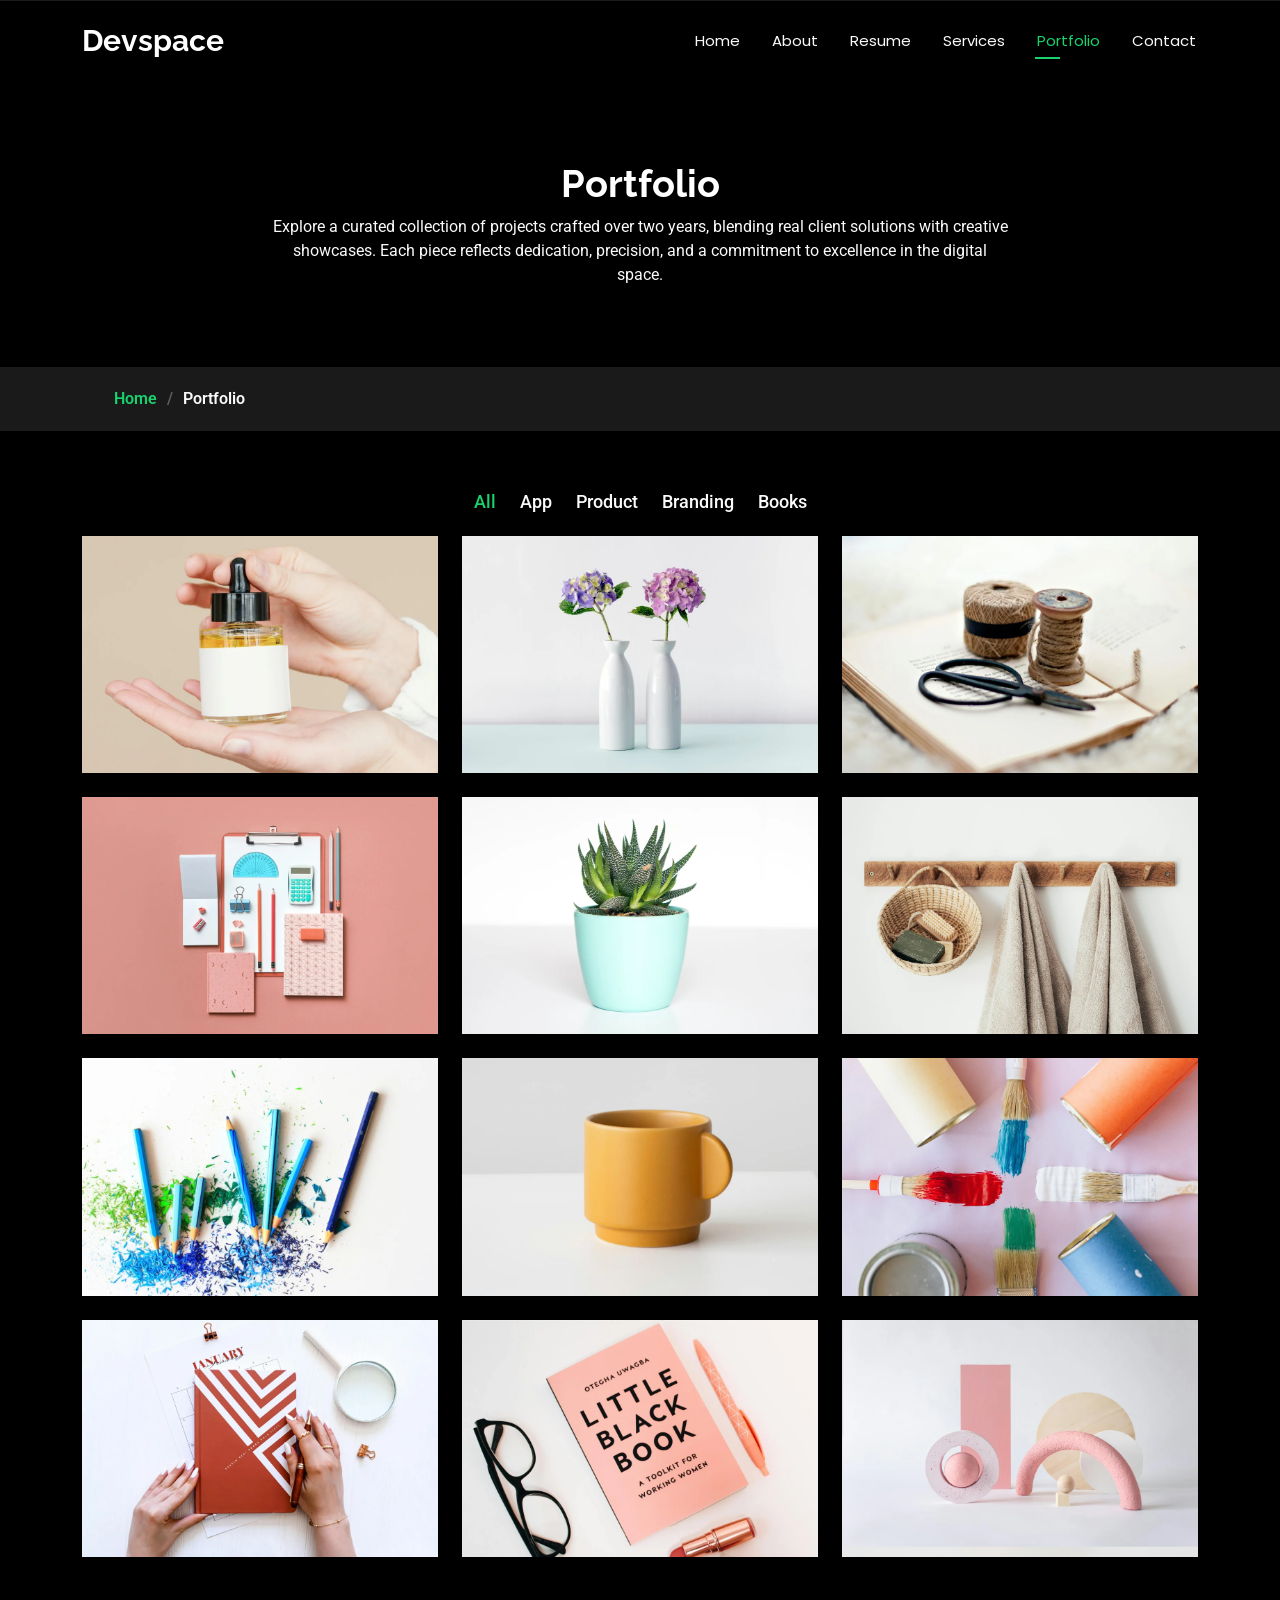
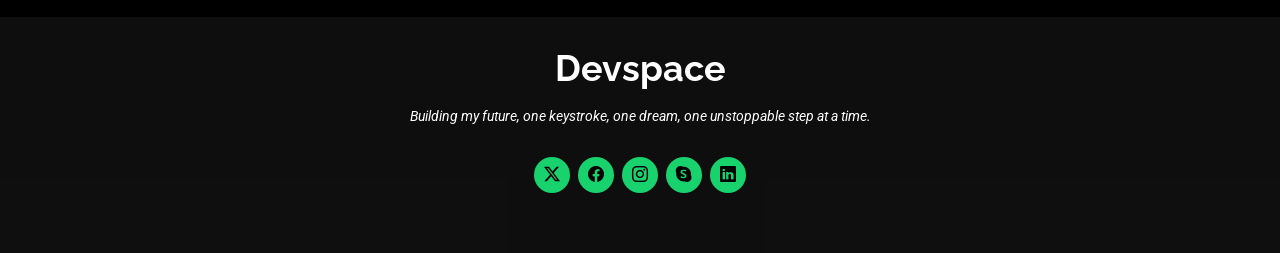
<file: portfolio.html>
<!DOCTYPE html>
<html lang="en">

<head>
  <meta charset="utf-8">
  <meta content="width=device-width, initial-scale=1.0" name="viewport">
  <title>Portfolio</title>
  <meta name="description" content="">
  <meta name="keywords" content="">

  <!-- Favicons -->
  <link href="assets/img/favicon.png" rel="icon">
  <link href="assets/img/apple-touch-icon.png" rel="apple-touch-icon">

  <!-- Fonts -->
  <link href="https://fonts.googleapis.com" rel="preconnect">
  <link href="https://fonts.gstatic.com" rel="preconnect" crossorigin>
  <link href="https://fonts.googleapis.com/css2?family=Roboto:ital,wght@0,100;0,300;0,400;0,500;0,700;0,900;1,100;1,300;1,400;1,500;1,700;1,900&family=Poppins:ital,wght@0,100;0,200;0,300;0,400;0,500;0,600;0,700;0,800;0,900;1,100;1,200;1,300;1,400;1,500;1,600;1,700;1,800;1,900&family=Raleway:ital,wght@0,100;0,200;0,300;0,400;0,500;0,600;0,700;0,800;0,900;1,100;1,200;1,300;1,400;1,500;1,600;1,700;1,800;1,900&display=swap" rel="stylesheet">

  <!-- Vendor CSS Files -->
  <link href="assets/vendor/bootstrap/css/bootstrap.min.css" rel="stylesheet">
  <link href="assets/vendor/bootstrap-icons/bootstrap-icons.css" rel="stylesheet">
  <link href="assets/vendor/aos/aos.css" rel="stylesheet">
  <link href="assets/vendor/swiper/swiper-bundle.min.css" rel="stylesheet">
  <link href="assets/vendor/glightbox/css/glightbox.min.css" rel="stylesheet">

  <!-- Main CSS File -->
  <link href="assets/css/main.css" rel="stylesheet">
</head>

<body class="portfolio-page">

  <header id="header" class="header d-flex align-items-center fixed-top">
    <div class="container-fluid container-xl position-relative d-flex align-items-center justify-content-between">

      <a href="index.html" class="logo d-flex align-items-center">
        <!-- Uncomment the line below if you also wish to use an image logo -->
        <!-- <img src="assets/img/logo.webp" alt=""> -->
        <h1 class="sitename">Devspace</h1>
      </a>

      <nav id="navmenu" class="navmenu">
        <ul>
          <li><a href="index.html">Home</a></li>
          <li><a href="about.html">About</a></li>
          <li><a href="resume.html">Resume</a></li>
          <li><a href="services.html">Services</a></li>
          <li><a href="portfolio.html" class="active">Portfolio</a></li>
          <li><a href="contact.html">Contact</a></li>
        </ul>
        <i class="mobile-nav-toggle d-xl-none bi bi-list"></i>
      </nav>

    </div>
  </header>

  <main class="main">

    <!-- Page Title -->
    <div class="page-title" data-aos="fade">
      <div class="heading">
        <div class="container">
          <div class="row d-flex justify-content-center text-center">
            <div class="col-lg-8">
              <h1>Portfolio</h1>
              <p class="mb-0">Explore a curated collection of projects crafted over two years, blending real client solutions with creative showcases. Each piece reflects dedication, precision, and a commitment to excellence in the digital space.

              </p>
            </div>
          </div>
        </div>
      </div>
      <nav class="breadcrumbs">
        <div class="container">
          <ol>
            <li><a href="index.html">Home</a></li>
            <li class="current">Portfolio</li>
          </ol>
        </div>
      </nav>
    </div><!-- End Page Title -->

    <!-- Portfolio Section -->
    <section id="portfolio" class="portfolio section">

      <div class="container">

        <div class="isotope-layout" data-default-filter="*" data-layout="masonry" data-sort="original-order">

          <ul class="portfolio-filters isotope-filters" data-aos="fade-up" data-aos-delay="100">
            <li data-filter="*" class="filter-active">All</li>
            <li data-filter=".filter-app">App</li>
            <li data-filter=".filter-product">Product</li>
            <li data-filter=".filter-branding">Branding</li>
            <li data-filter=".filter-books">Books</li>
          </ul><!-- End Portfolio Filters -->

          <div class="row gy-4 isotope-container" data-aos="fade-up" data-aos-delay="200">

            <div class="col-lg-4 col-md-6 portfolio-item isotope-item filter-app">
              <div class="portfolio-content h-100">
                <img src="assets/img/portfolio/portfolio-1.webp" class="img-fluid" alt="">
                <div class="portfolio-info">
                  <h4>App 1</h4>
                  <p>Lorem ipsum, dolor sit amet consectetur</p>
                  <a href="assets/img/portfolio/portfolio-1.webp" title="App 1" data-gallery="portfolio-gallery-app" class="glightbox preview-link"><i class="bi bi-zoom-in"></i></a>
                  <a href="portfolio-details.html" title="More Details" class="details-link"><i class="bi bi-link-45deg"></i></a>
                </div>
              </div>
            </div><!-- End Portfolio Item -->

            <div class="col-lg-4 col-md-6 portfolio-item isotope-item filter-product">
              <div class="portfolio-content h-100">
                <img src="assets/img/portfolio/portfolio-10.webp" class="img-fluid" alt="">
                <div class="portfolio-info">
                  <h4>Product 1</h4>
                  <p>Lorem ipsum, dolor sit amet consectetur</p>
                  <a href="assets/img/portfolio/portfolio-10.webp" title="Product 1" data-gallery="portfolio-gallery-product" class="glightbox preview-link"><i class="bi bi-zoom-in"></i></a>
                  <a href="portfolio-details.html" title="More Details" class="details-link"><i class="bi bi-link-45deg"></i></a>
                </div>
              </div>
            </div><!-- End Portfolio Item -->

            <div class="col-lg-4 col-md-6 portfolio-item isotope-item filter-branding">
              <div class="portfolio-content h-100">
                <img src="assets/img/portfolio/portfolio-7.webp" class="img-fluid" alt="">
                <div class="portfolio-info">
                  <h4>Branding 1</h4>
                  <p>Lorem ipsum, dolor sit amet consectetur</p>
                  <a href="assets/img/portfolio/portfolio-7.webp" title="Branding 1" data-gallery="portfolio-gallery-branding" class="glightbox preview-link"><i class="bi bi-zoom-in"></i></a>
                  <a href="portfolio-details.html" title="More Details" class="details-link"><i class="bi bi-link-45deg"></i></a>
                </div>
              </div>
            </div><!-- End Portfolio Item -->

            <div class="col-lg-4 col-md-6 portfolio-item isotope-item filter-books">
              <div class="portfolio-content h-100">
                <img src="assets/img/portfolio/portfolio-4.webp" class="img-fluid" alt="">
                <div class="portfolio-info">
                  <h4>Books 1</h4>
                  <p>Lorem ipsum, dolor sit amet consectetur</p>
                  <a href="assets/img/portfolio/portfolio-4.webp" title="Branding 1" data-gallery="portfolio-gallery-book" class="glightbox preview-link"><i class="bi bi-zoom-in"></i></a>
                  <a href="portfolio-details.html" title="More Details" class="details-link"><i class="bi bi-link-45deg"></i></a>
                </div>
              </div>
            </div><!-- End Portfolio Item -->

            <div class="col-lg-4 col-md-6 portfolio-item isotope-item filter-app">
              <div class="portfolio-content h-100">
                <img src="assets/img/portfolio/portfolio-2.webp" class="img-fluid" alt="">
                <div class="portfolio-info">
                  <h4>App 2</h4>
                  <p>Lorem ipsum, dolor sit amet consectetur</p>
                  <a href="assets/img/portfolio/portfolio-2.webp" title="App 2" data-gallery="portfolio-gallery-app" class="glightbox preview-link"><i class="bi bi-zoom-in"></i></a>
                  <a href="portfolio-details.html" title="More Details" class="details-link"><i class="bi bi-link-45deg"></i></a>
                </div>
              </div>
            </div><!-- End Portfolio Item -->

            <div class="col-lg-4 col-md-6 portfolio-item isotope-item filter-product">
              <div class="portfolio-content h-100">
                <img src="assets/img/portfolio/portfolio-11.webp" class="img-fluid" alt="">
                <div class="portfolio-info">
                  <h4>Product 2</h4>
                  <p>Lorem ipsum, dolor sit amet consectetur</p>
                  <a href="assets/img/portfolio/portfolio-11.webp" title="Product 2" data-gallery="portfolio-gallery-product" class="glightbox preview-link"><i class="bi bi-zoom-in"></i></a>
                  <a href="portfolio-details.html" title="More Details" class="details-link"><i class="bi bi-link-45deg"></i></a>
                </div>
              </div>
            </div><!-- End Portfolio Item -->

            <div class="col-lg-4 col-md-6 portfolio-item isotope-item filter-branding">
              <div class="portfolio-content h-100">
                <img src="assets/img/portfolio/portfolio-8.webp" class="img-fluid" alt="">
                <div class="portfolio-info">
                  <h4>Branding 2</h4>
                  <p>Lorem ipsum, dolor sit amet consectetur</p>
                  <a href="assets/img/portfolio/portfolio-8.webp" title="Branding 2" data-gallery="portfolio-gallery-branding" class="glightbox preview-link"><i class="bi bi-zoom-in"></i></a>
                  <a href="portfolio-details.html" title="More Details" class="details-link"><i class="bi bi-link-45deg"></i></a>
                </div>
              </div>
            </div><!-- End Portfolio Item -->

            <div class="col-lg-4 col-md-6 portfolio-item isotope-item filter-books">
              <div class="portfolio-content h-100">
                <img src="assets/img/portfolio/portfolio-5.webp" class="img-fluid" alt="">
                <div class="portfolio-info">
                  <h4>Books 2</h4>
                  <p>Lorem ipsum, dolor sit amet consectetur</p>
                  <a href="assets/img/portfolio/portfolio-5.webp" title="Branding 2" data-gallery="portfolio-gallery-book" class="glightbox preview-link"><i class="bi bi-zoom-in"></i></a>
                  <a href="portfolio-details.html" title="More Details" class="details-link"><i class="bi bi-link-45deg"></i></a>
                </div>
              </div>
            </div><!-- End Portfolio Item -->

            <div class="col-lg-4 col-md-6 portfolio-item isotope-item filter-app">
              <div class="portfolio-content h-100">
                <img src="assets/img/portfolio/portfolio-3.webp" class="img-fluid" alt="">
                <div class="portfolio-info">
                  <h4>App 3</h4>
                  <p>Lorem ipsum, dolor sit amet consectetur</p>
                  <a href="assets/img/portfolio/portfolio-3.webp" title="App 3" data-gallery="portfolio-gallery-app" class="glightbox preview-link"><i class="bi bi-zoom-in"></i></a>
                  <a href="portfolio-details.html" title="More Details" class="details-link"><i class="bi bi-link-45deg"></i></a>
                </div>
              </div>
            </div><!-- End Portfolio Item -->

            <div class="col-lg-4 col-md-6 portfolio-item isotope-item filter-product">
              <div class="portfolio-content h-100">
                <img src="assets/img/portfolio/portfolio-12.webp" class="img-fluid" alt="">
                <div class="portfolio-info">
                  <h4>Product 3</h4>
                  <p>Lorem ipsum, dolor sit amet consectetur</p>
                  <a href="assets/img/portfolio/portfolio-12.webp" title="Product 3" data-gallery="portfolio-gallery-product" class="glightbox preview-link"><i class="bi bi-zoom-in"></i></a>
                  <a href="portfolio-details.html" title="More Details" class="details-link"><i class="bi bi-link-45deg"></i></a>
                </div>
              </div>
            </div><!-- End Portfolio Item -->

            <div class="col-lg-4 col-md-6 portfolio-item isotope-item filter-branding">
              <div class="portfolio-content h-100">
                <img src="assets/img/portfolio/portfolio-9.webp" class="img-fluid" alt="">
                <div class="portfolio-info">
                  <h4>Branding 3</h4>
                  <p>Lorem ipsum, dolor sit amet consectetur</p>
                  <a href="assets/img/portfolio/portfolio-9.webp" title="Branding 2" data-gallery="portfolio-gallery-branding" class="glightbox preview-link"><i class="bi bi-zoom-in"></i></a>
                  <a href="portfolio-details.html" title="More Details" class="details-link"><i class="bi bi-link-45deg"></i></a>
                </div>
              </div>
            </div><!-- End Portfolio Item -->

            <div class="col-lg-4 col-md-6 portfolio-item isotope-item filter-books">
              <div class="portfolio-content h-100">
                <img src="assets/img/portfolio/portfolio-6.webp" class="img-fluid" alt="">
                <div class="portfolio-info">
                  <h4>Books 3</h4>
                  <p>Lorem ipsum, dolor sit amet consectetur</p>
                  <a href="assets/img/portfolio/portfolio-6.webp" title="Branding 3" data-gallery="portfolio-gallery-book" class="glightbox preview-link"><i class="bi bi-zoom-in"></i></a>
                  <a href="portfolio-details.html" title="More Details" class="details-link"><i class="bi bi-link-45deg"></i></a>
                </div>
              </div>
            </div><!-- End Portfolio Item -->

          </div><!-- End Portfolio Container -->

        </div>

      </div>

    </section><!-- /Portfolio Section -->

  </main>

  <footer id="footer" class="footer dark-background">
    <div class="container">
      <h3 class="sitename">Devspace</h3>
      <p>Building my future, one keystroke, one dream, one unstoppable step at a time.</p>
      <div class="social-links d-flex justify-content-center">
        <a href=""><i class="bi bi-twitter-x"></i></a>
        <a href=""><i class="bi bi-facebook"></i></a>
        <a href=""><i class="bi bi-instagram"></i></a>
        <a href=""><i class="bi bi-skype"></i></a>
        <a href="https://linkedin.com/in/azizollah-payanda-70139b262"><i class="bi bi-linkedin"></i></a>
      </div>
    </div>
  </footer>

  <!-- Scroll Top -->
  <a href="#" id="scroll-top" class="scroll-top d-flex align-items-center justify-content-center"><i class="bi bi-arrow-up-short"></i></a>

  <!-- Preloader -->
  <div id="preloader"></div>

  <!-- Vendor JS Files -->
  <script src="assets/vendor/bootstrap/js/bootstrap.bundle.min.js"></script>
  <script src="assets/vendor/php-email-form/validate.js"></script>
  <script src="assets/vendor/aos/aos.js"></script>
  <script src="assets/vendor/typed.js/typed.umd.js"></script>
  <script src="assets/vendor/purecounter/purecounter_vanilla.js"></script>
  <script src="assets/vendor/waypoints/noframework.waypoints.js"></script>
  <script src="assets/vendor/swiper/swiper-bundle.min.js"></script>
  <script src="assets/vendor/glightbox/js/glightbox.min.js"></script>
  <script src="assets/vendor/imagesloaded/imagesloaded.pkgd.min.js"></script>
  <script src="assets/vendor/isotope-layout/isotope.pkgd.min.js"></script>

  <!-- Main JS File -->
  <script src="assets/js/main.js"></script>

</body>

</html>
</file>
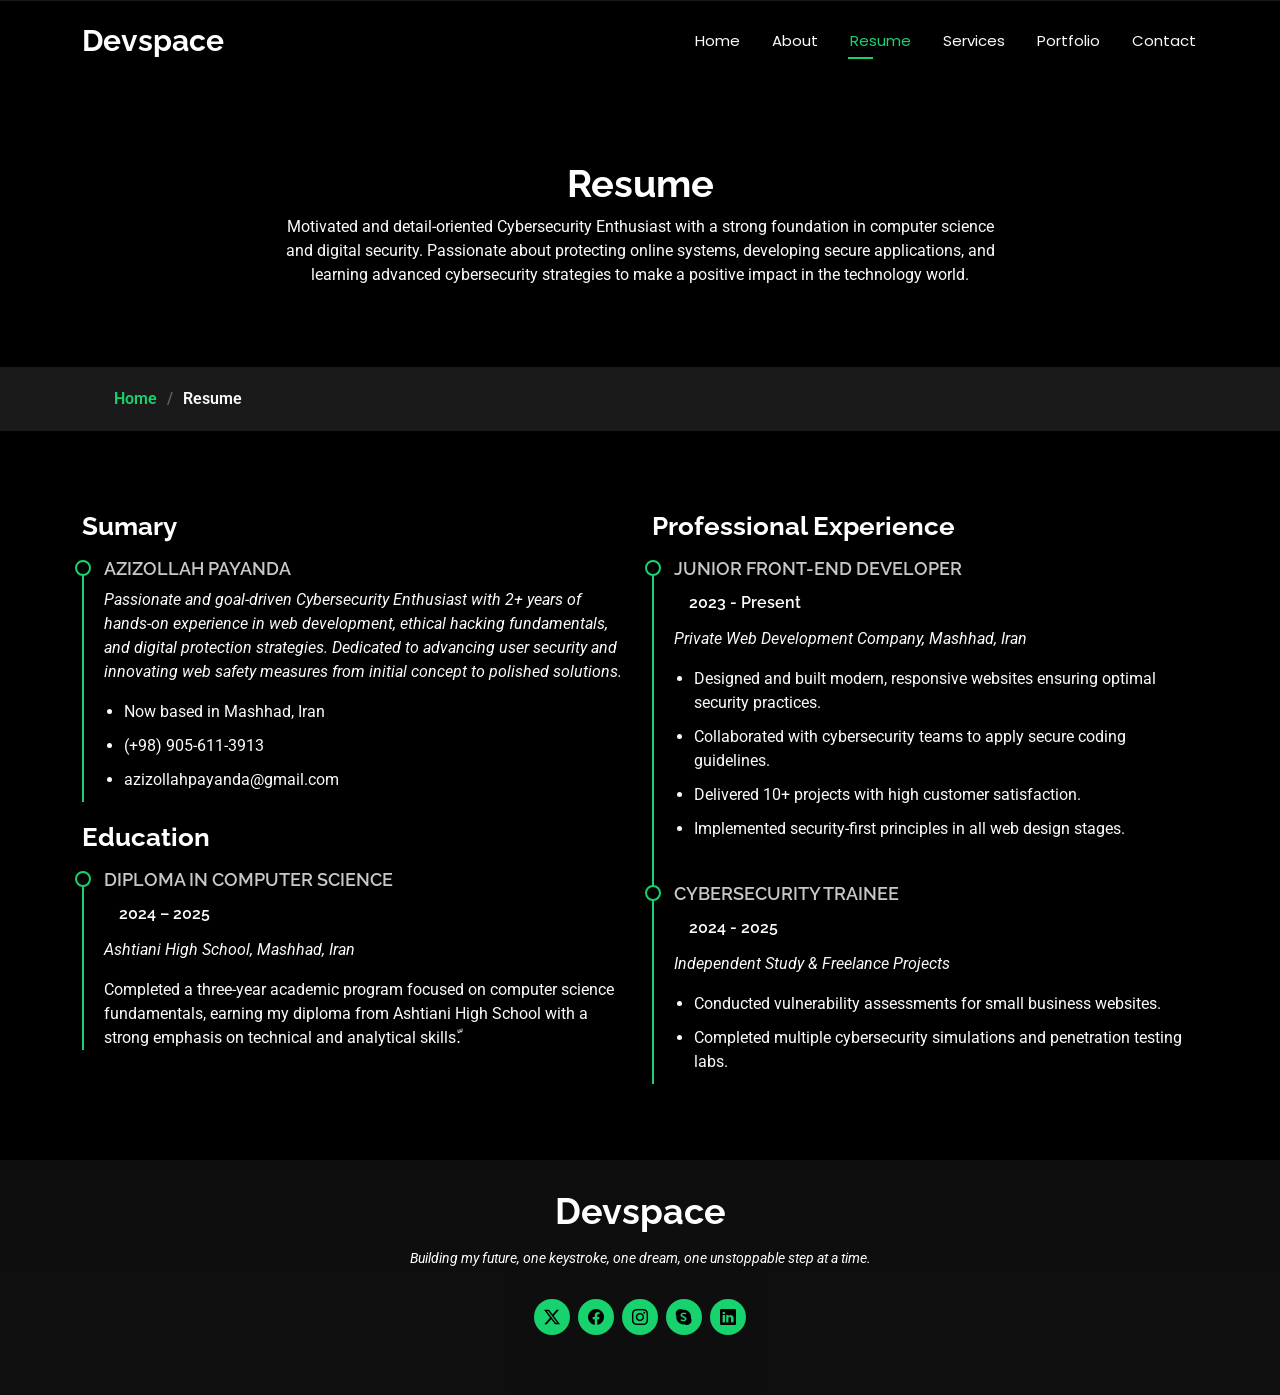
<file: resume.html>
<!DOCTYPE html>
<html lang="en">

<head>
  <meta charset="utf-8">
  <meta content="width=device-width, initial-scale=1.0" name="viewport">
  <title>Resume</title>
  <meta name="description" content="">
  <meta name="keywords" content="">

  <!-- Favicons -->
  <link href="assets/img/favicon.png" rel="icon">
  <link href="assets/img/apple-touch-icon.png" rel="apple-touch-icon">

  <!-- Fonts -->
  <link href="https://fonts.googleapis.com" rel="preconnect">
  <link href="https://fonts.gstatic.com" rel="preconnect" crossorigin>
  <link
    href="https://fonts.googleapis.com/css2?family=Roboto:ital,wght@0,100;0,300;0,400;0,500;0,700;0,900;1,100;1,300;1,400;1,500;1,700;1,900&family=Poppins:ital,wght@0,100;0,200;0,300;0,400;0,500;0,600;0,700;0,800;0,900;1,100;1,200;1,300;1,400;1,500;1,600;1,700;1,800;1,900&family=Raleway:ital,wght@0,100;0,200;0,300;0,400;0,500;0,600;0,700;0,800;0,900;1,100;1,200;1,300;1,400;1,500;1,600;1,700;1,800;1,900&display=swap"
    rel="stylesheet">

  <!-- Vendor CSS Files -->
  <link href="assets/vendor/bootstrap/css/bootstrap.min.css" rel="stylesheet">
  <link href="assets/vendor/bootstrap-icons/bootstrap-icons.css" rel="stylesheet">
  <link href="assets/vendor/aos/aos.css" rel="stylesheet">
  <link href="assets/vendor/swiper/swiper-bundle.min.css" rel="stylesheet">
  <link href="assets/vendor/glightbox/css/glightbox.min.css" rel="stylesheet">

  <!-- Main CSS File -->
  <link href="assets/css/main.css" rel="stylesheet">

</head>

<body class="resume-page">

  <header id="header" class="header d-flex align-items-center fixed-top">
    <div class="container-fluid container-xl position-relative d-flex align-items-center justify-content-between">

      <a href="index.html" class="logo d-flex align-items-center">
        <!-- Uncomment the line below if you also wish to use an image logo -->
        <!-- <img src="assets/img/logo.webp" alt=""> -->
        <h1 class="sitename">Devspace</h1>
      </a>

      <nav id="navmenu" class="navmenu">
        <ul>
          <li><a href="index.html">Home</a></li>
          <li><a href="about.html">About</a></li>
          <li><a href="resume.html" class="active">Resume</a></li>
          <li><a href="services.html">Services</a></li>
          <li><a href="portfolio.html">Portfolio</a></li>
          <li><a href="contact.html">Contact</a></li>
        </ul>
        <i class="mobile-nav-toggle d-xl-none bi bi-list"></i>
      </nav>

    </div>
  </header>

  <main class="main">

    <!-- Page Title -->
    <div class="page-title" data-aos="fade">
      <div class="heading">
        <div class="container">
          <div class="row d-flex justify-content-center text-center">
            <div class="col-lg-8">
              <h1>Resume</h1>
              <p class="mb-0">Motivated and detail-oriented Cybersecurity Enthusiast with a strong foundation in
                computer science and digital security. Passionate about protecting online systems, developing secure
                applications, and learning advanced cybersecurity strategies to make a positive impact in the technology
                world.
              </p>
            </div>
          </div>
        </div>
      </div>
      <nav class="breadcrumbs">
        <div class="container">
          <ol>
            <li><a href="index.html">Home</a></li>
            <li class="current">Resume</li>
          </ol>
        </div>
      </nav>
    </div><!-- End Page Title -->

    <!-- Resume Section -->
    <section id="resume" class="resume section">

      <div class="container">

        <div class="row">

          <div class="col-lg-6" data-aos="fade-up" data-aos-delay="100">
            <h3 class="resume-title">Sumary</h3>

            <div class="resume-item pb-0">
              <h4>AZIZOLLAH PAYANDA</h4>
              <p><em>Passionate and goal-driven Cybersecurity Enthusiast with 2+ years of hands-on experience in web
                  development, ethical hacking fundamentals, and digital protection strategies. Dedicated to advancing
                  user security and innovating web safety measures from initial concept to polished solutions.

                </em></p>
              <ul>
                <li>Now based in Mashhad, Iran</li>
                <li>(+98) 905-611-3913</li>
                <li>azizollahpayanda@gmail.com</li>
              </ul>
            </div><!-- Edn Resume Item -->

            <h3 class="resume-title">Education</h3>
            <div class="resume-item">
              <h4>DIPLOMA IN COMPUTER SCIENCE</h4>
              <h5>2024 – 2025</h5>
              <p><em>Ashtiani High School, Mashhad, Iran</em></p>
              <p>Completed a three-year academic program focused on computer science fundamentals, earning my diploma
                from Ashtiani High School with a strong emphasis on technical and analytical skills.ّ</p>
            </div><!-- Edn Resume Item -->


          </div>

          <div class="col-lg-6" data-aos="fade-up" data-aos-delay="200">
            <h3 class="resume-title">Professional Experience</h3>
            <div class="resume-item">
              <h4>JUNIOR FRONT-END DEVELOPER</h4>
              <h5>2023 - Present</h5>
              <p><em>Private Web Development Company, Mashhad, Iran </em></p>
              <ul>
                <li>Designed and built modern, responsive websites ensuring optimal security practices.</li>
                <li>Collaborated with cybersecurity teams to apply secure coding guidelines.</li>
                <li>Delivered 10+ projects with high customer satisfaction.</li>
                <li>Implemented security-first principles in all web design stages.</li>
              </ul>
            </div><!-- Edn Resume Item -->

            <div class="resume-item">
              <h4>CYBERSECURITY TRAINEE</h4>
              <h5>2024 - 2025</h5>
              <p><em>Independent Study & Freelance Projects</em></p>
              <ul>
                <li>Conducted vulnerability assessments for small business websites.</li>
                <li>Completed multiple cybersecurity simulations and penetration testing labs.</li>
              </ul>
            </div><!-- Edn Resume Item -->

          </div>

        </div>

      </div>

    </section><!-- /Resume Section -->

  </main>

  <footer id="footer" class="footer dark-background">
    <div class="container">
      <h3 class="sitename">Devspace</h3>
      <p>Building my future, one keystroke, one dream, one unstoppable step at a time.</p>
      <div class="social-links d-flex justify-content-center">
        <a href=""><i class="bi bi-twitter-x"></i></a>
        <a href=""><i class="bi bi-facebook"></i></a> 
        <a href=""><i class="bi bi-instagram"></i></a>
        <a href=""><i class="bi bi-skype"></i></a>
        <a href="https://linkedin.com/in/azizollah-payanda-70139b262"><i class="bi bi-linkedin"></i></a>
      </div>
    </div>
  </footer>

  <!-- Scroll Top -->
  <a href="#" id="scroll-top" class="scroll-top d-flex align-items-center justify-content-center"><i
      class="bi bi-arrow-up-short"></i></a>

  <!-- Preloader -->
  <div id="preloader"></div>

  <!-- Vendor JS Files -->
  <script src="assets/vendor/bootstrap/js/bootstrap.bundle.min.js"></script>
  <script src="assets/vendor/php-email-form/validate.js"></script>
  <script src="assets/vendor/aos/aos.js"></script>
  <script src="assets/vendor/typed.js/typed.umd.js"></script>
  <script src="assets/vendor/purecounter/purecounter_vanilla.js"></script>
  <script src="assets/vendor/waypoints/noframework.waypoints.js"></script>
  <script src="assets/vendor/swiper/swiper-bundle.min.js"></script>
  <script src="assets/vendor/glightbox/js/glightbox.min.js"></script>
  <script src="assets/vendor/imagesloaded/imagesloaded.pkgd.min.js"></script>
  <script src="assets/vendor/isotope-layout/isotope.pkgd.min.js"></script>

  <!-- Main JS File -->
  <script src="assets/js/main.js"></script>

</body>

</html>
</file>
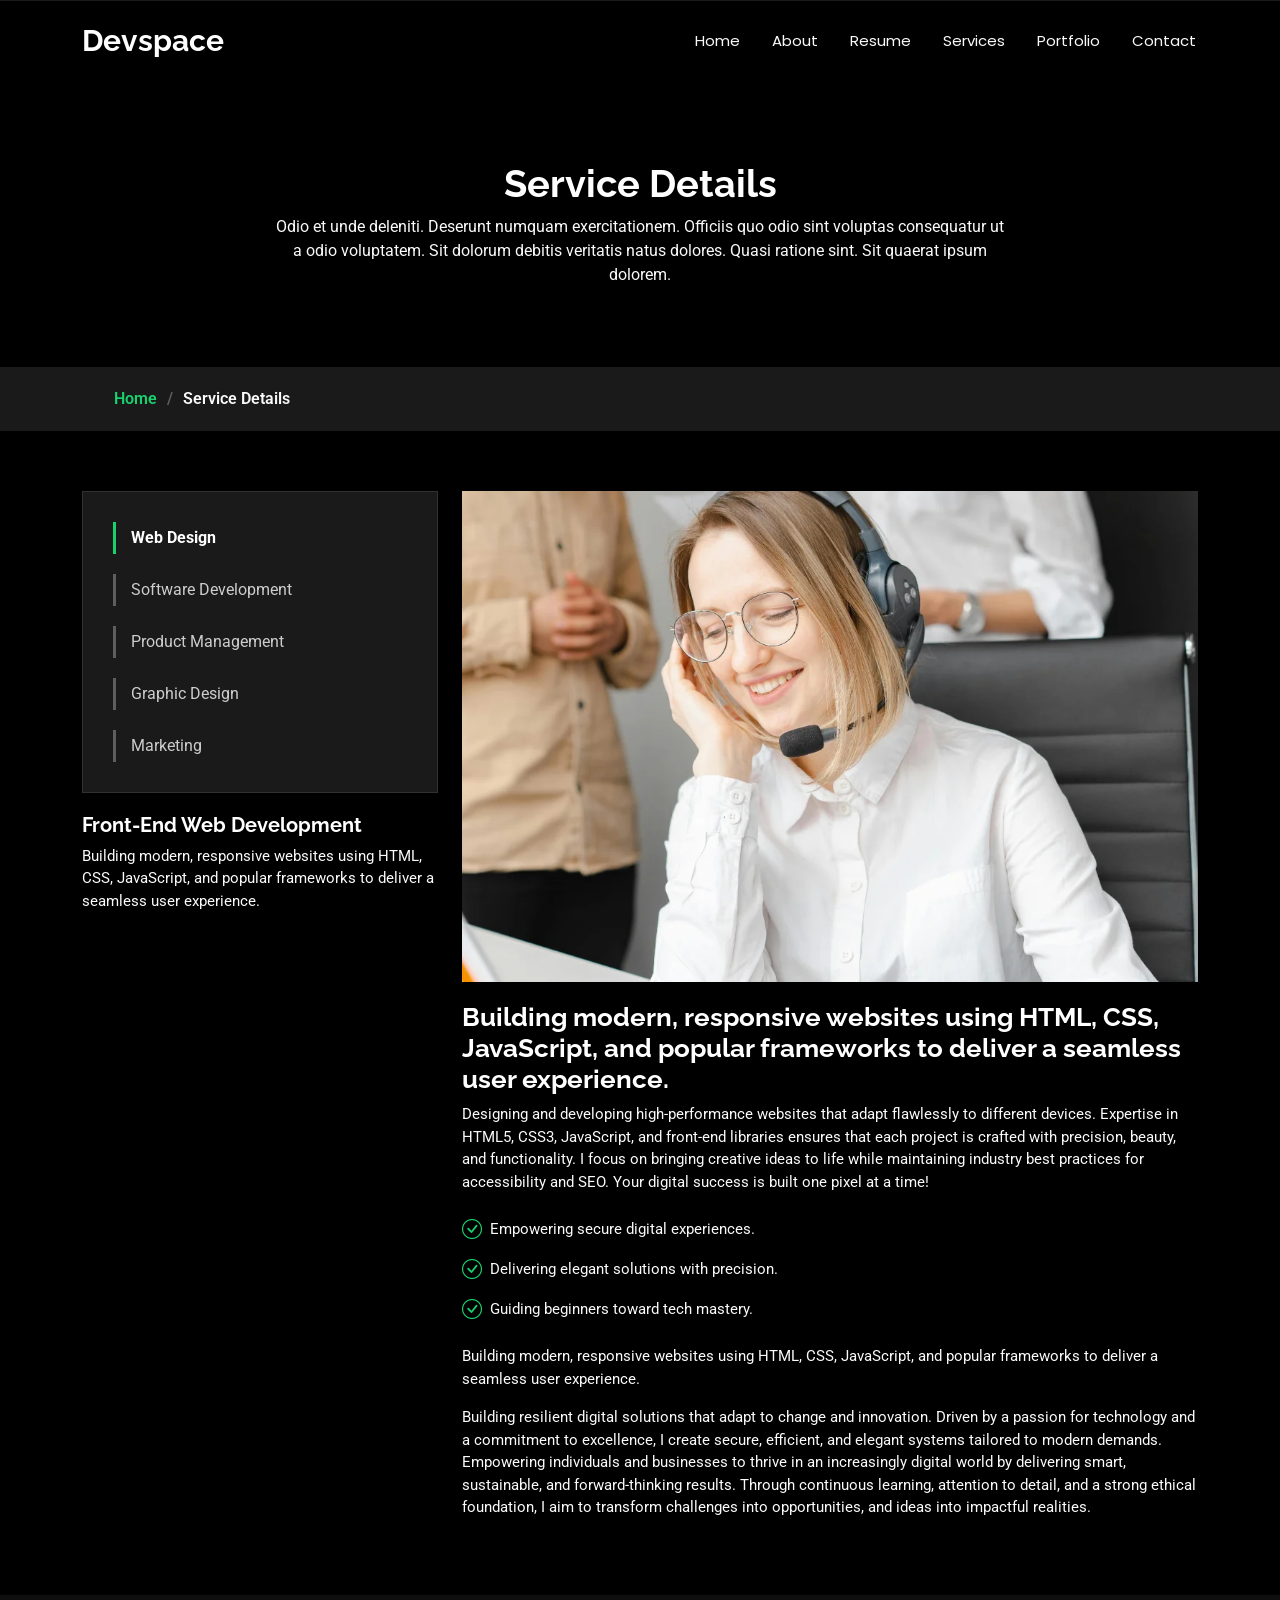
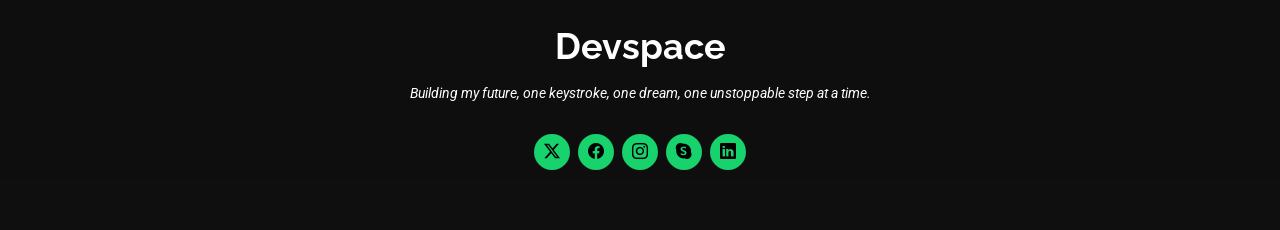
<file: service-details.html>
<!DOCTYPE html>
<html lang="en">

<head>
  <meta charset="utf-8">
  <meta content="width=device-width, initial-scale=1.0" name="viewport">
  <title>Service Details</title>
  <meta name="description" content="">
  <meta name="keywords" content="">

  <!-- Favicons -->
  <link href="assets/img/favicon.png" rel="icon">
  <link href="assets/img/apple-touch-icon.png" rel="apple-touch-icon">

  <!-- Fonts -->
  <link href="https://fonts.googleapis.com" rel="preconnect">
  <link href="https://fonts.gstatic.com" rel="preconnect" crossorigin>
  <link
    href="https://fonts.googleapis.com/css2?family=Roboto:ital,wght@0,100;0,300;0,400;0,500;0,700;0,900;1,100;1,300;1,400;1,500;1,700;1,900&family=Poppins:ital,wght@0,100;0,200;0,300;0,400;0,500;0,600;0,700;0,800;0,900;1,100;1,200;1,300;1,400;1,500;1,600;1,700;1,800;1,900&family=Raleway:ital,wght@0,100;0,200;0,300;0,400;0,500;0,600;0,700;0,800;0,900;1,100;1,200;1,300;1,400;1,500;1,600;1,700;1,800;1,900&display=swap"
    rel="stylesheet">

  <!-- Vendor CSS Files -->
  <link href="assets/vendor/bootstrap/css/bootstrap.min.css" rel="stylesheet">
  <link href="assets/vendor/bootstrap-icons/bootstrap-icons.css" rel="stylesheet">
  <link href="assets/vendor/aos/aos.css" rel="stylesheet">
  <link href="assets/vendor/swiper/swiper-bundle.min.css" rel="stylesheet">
  <link href="assets/vendor/glightbox/css/glightbox.min.css" rel="stylesheet">

  <!-- Main CSS File -->
  <link href="assets/css/main.css" rel="stylesheet">

</head>

<body class="service-details-page">

  <header id="header" class="header d-flex align-items-center fixed-top">
    <div class="container-fluid container-xl position-relative d-flex align-items-center justify-content-between">

      <a href="index.html" class="logo d-flex align-items-center">
        <!-- Uncomment the line below if you also wish to use an image logo -->
        <!-- <img src="assets/img/logo.webp" alt=""> -->
        <h1 class="sitename">Devspace</h1>
      </a>

      <nav id="navmenu" class="navmenu">
        <ul>
          <li><a href="index.html">Home</a></li>
          <li><a href="about.html">About</a></li>
          <li><a href="resume.html">Resume</a></li>
          <li><a href="services.html">Services</a></li>
          <li><a href="portfolio.html">Portfolio</a></li>
          <li><a href="contact.html">Contact</a></li>
        </ul>
        <i class="mobile-nav-toggle d-xl-none bi bi-list"></i>
      </nav>

    </div>
  </header>

  <main class="main">

    <!-- Page Title -->
    <div class="page-title" data-aos="fade">
      <div class="heading">
        <div class="container">
          <div class="row d-flex justify-content-center text-center">
            <div class="col-lg-8">
              <h1>Service Details</h1>
              <p class="mb-0">Odio et unde deleniti. Deserunt numquam exercitationem. Officiis quo odio sint voluptas
                consequatur ut a odio voluptatem. Sit dolorum debitis veritatis natus dolores. Quasi ratione sint. Sit
                quaerat ipsum dolorem.</p>
            </div>
          </div>
        </div>
      </div>
      <nav class="breadcrumbs">
        <div class="container">
          <ol>
            <li><a href="index.html">Home</a></li>
            <li class="current">Service Details</li>
          </ol>
        </div>
      </nav>
    </div><!-- End Page Title -->

    <!-- Service Details Section -->
    <section id="service-details" class="service-details section">

      <div class="container">

        <div class="row gy-4">

          <div class="col-lg-4" data-aos="fade-up" data-aos-delay="100">
            <div class="services-list">
              <a href="#" class="active">Web Design</a>
              <a href="#">Software Development</a>
              <a href="#">Product Management</a>
              <a href="#">Graphic Design</a>
              <a href="#">Marketing</a>
            </div>

            <h4>Front-End Web Development</h4>
            <p>Building modern, responsive websites using HTML, CSS, JavaScript, and popular frameworks to deliver a
              seamless user experience.</p>
          </div>

          <div class="col-lg-8" data-aos="fade-up" data-aos-delay="200">
            <img src="assets/img/services/services-4.webp" alt="" class="img-fluid services-img">
            <h3>Building modern, responsive websites using HTML, CSS, JavaScript, and popular frameworks to deliver a
              seamless user experience.</h3>
            <p>
              Designing and developing high-performance websites that adapt flawlessly to different devices. Expertise
              in HTML5, CSS3, JavaScript, and front-end libraries ensures that each project is crafted with precision,
              beauty, and functionality. I focus on bringing creative ideas to life while maintaining industry best
              practices for accessibility and SEO. Your digital success is built one pixel at a time!
            </p>
            <ul>
              <li><i class="bi bi-check-circle"></i> <span>Empowering secure digital experiences.</span></li>
              <li><i class="bi bi-check-circle"></i> <span>Delivering elegant solutions with precision.</span>
              </li>
              <li><i class="bi bi-check-circle"></i> <span>Guiding beginners toward tech mastery.</span></li>
            </ul>
            <p>
              Building modern, responsive websites using HTML, CSS, JavaScript, and popular frameworks to deliver a
              seamless user experience.
            </p>
            <p>
              Building resilient digital solutions that adapt to change and innovation. Driven by a passion for
              technology and a commitment to excellence, I create secure, efficient, and elegant systems tailored to
              modern demands.
              Empowering individuals and businesses to thrive in an increasingly digital world by delivering smart,
              sustainable, and forward-thinking results.
              Through continuous learning, attention to detail, and a strong ethical foundation, I aim to transform
              challenges into opportunities, and ideas into impactful realities.


            </p>
          </div>

        </div>

      </div>

    </section><!-- /Service Details Section -->

  </main>

  <footer id="footer" class="footer dark-background">
    <div class="container">
      <h3 class="sitename">Devspace</h3>
      <p>Building my future, one keystroke, one dream, one unstoppable step at a time.</p>
      <div class="social-links d-flex justify-content-center">
        <a href=""><i class="bi bi-twitter-x"></i></a>
        <a href=""><i class="bi bi-facebook"></i></a>
        <a href=""><i class="bi bi-instagram"></i></a>
        <a href=""><i class="bi bi-skype"></i></a>
        <a href="https://linkedin.com/in/azizollah-payanda-70139b262"><i class="bi bi-linkedin"></i></a>
      </div>
    </div>
  </footer>

  <!-- Scroll Top -->
  <a href="#" id="scroll-top" class="scroll-top d-flex align-items-center justify-content-center"><i
      class="bi bi-arrow-up-short"></i></a>

  <!-- Preloader -->
  <div id="preloader"></div>

  <!-- Vendor JS Files -->
  <script src="assets/vendor/bootstrap/js/bootstrap.bundle.min.js"></script>
  <script src="assets/vendor/php-email-form/validate.js"></script>
  <script src="assets/vendor/aos/aos.js"></script>
  <script src="assets/vendor/typed.js/typed.umd.js"></script>
  <script src="assets/vendor/purecounter/purecounter_vanilla.js"></script>
  <script src="assets/vendor/waypoints/noframework.waypoints.js"></script>
  <script src="assets/vendor/swiper/swiper-bundle.min.js"></script>
  <script src="assets/vendor/glightbox/js/glightbox.min.js"></script>
  <script src="assets/vendor/imagesloaded/imagesloaded.pkgd.min.js"></script>
  <script src="assets/vendor/isotope-layout/isotope.pkgd.min.js"></script>

  <!-- Main JS File -->
  <script src="assets/js/main.js"></script>

</body>

</html>
</file>
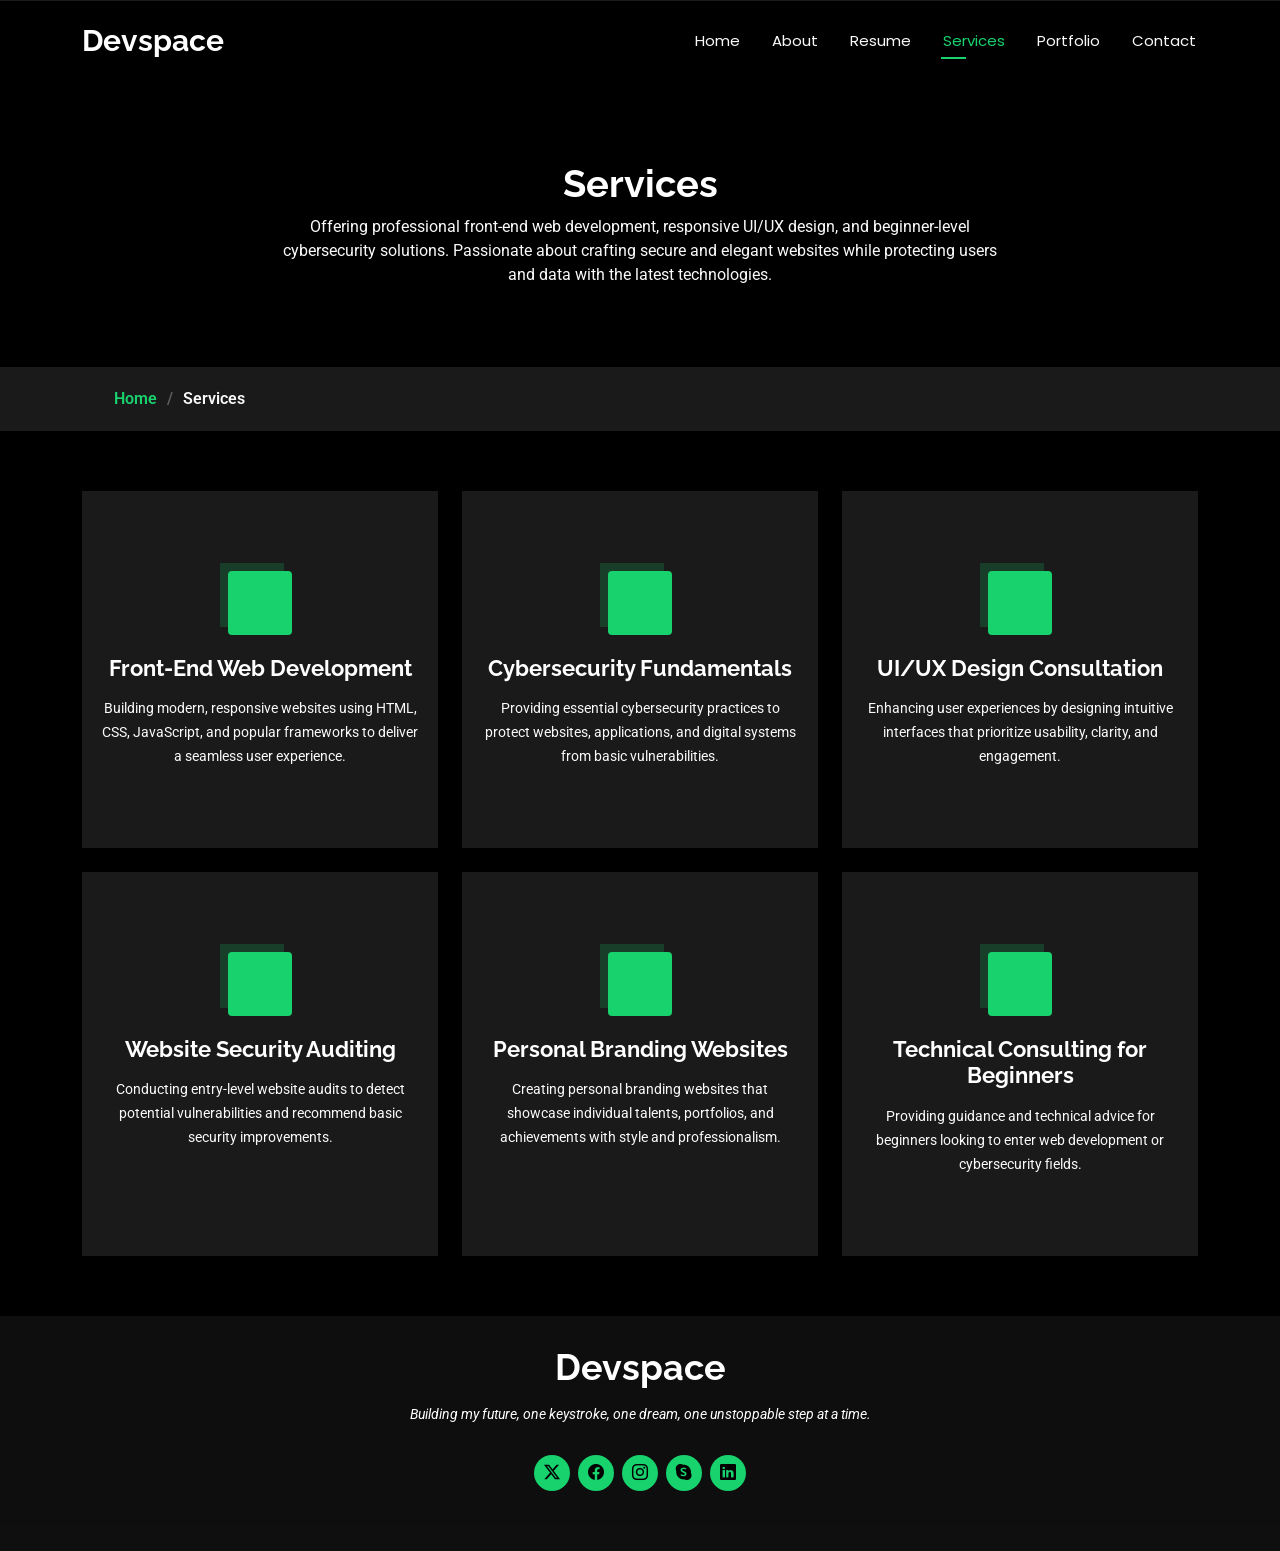
<file: services.html>
<!DOCTYPE html>
<html lang="en">

<head>
  <meta charset="utf-8">
  <meta content="width=device-width, initial-scale=1.0" name="viewport">
  <title>Services</title>
  <meta name="description" content="">
  <meta name="keywords" content="">

  <!-- Favicons -->
  <link href="assets/img/favicon.png" rel="icon">
  <link href="assets/img/apple-touch-icon.png" rel="apple-touch-icon">

  <!-- Fonts -->
  <link href="https://fonts.googleapis.com" rel="preconnect">
  <link href="https://fonts.gstatic.com" rel="preconnect" crossorigin>
  <link
    href="https://fonts.googleapis.com/css2?family=Roboto:ital,wght@0,100;0,300;0,400;0,500;0,700;0,900;1,100;1,300;1,400;1,500;1,700;1,900&family=Poppins:ital,wght@0,100;0,200;0,300;0,400;0,500;0,600;0,700;0,800;0,900;1,100;1,200;1,300;1,400;1,500;1,600;1,700;1,800;1,900&family=Raleway:ital,wght@0,100;0,200;0,300;0,400;0,500;0,600;0,700;0,800;0,900;1,100;1,200;1,300;1,400;1,500;1,600;1,700;1,800;1,900&display=swap"
    rel="stylesheet">

  <!-- Vendor CSS Files -->
  <link href="assets/vendor/bootstrap/css/bootstrap.min.css" rel="stylesheet">
  <link href="assets/vendor/bootstrap-icons/bootstrap-icons.css" rel="stylesheet">
  <link href="assets/vendor/aos/aos.css" rel="stylesheet">
  <link href="assets/vendor/swiper/swiper-bundle.min.css" rel="stylesheet">
  <link href="assets/vendor/glightbox/css/glightbox.min.css" rel="stylesheet">

  <!-- Main CSS File -->
  <link href="assets/css/main.css" rel="stylesheet">

</head>

<body class="services-page">

  <header id="header" class="header d-flex align-items-center fixed-top">
    <div class="container-fluid container-xl position-relative d-flex align-items-center justify-content-between">

      <a href="index.html" class="logo d-flex align-items-center">
        <!-- Uncomment the line below if you also wish to use an image logo -->
        <!-- <img src="assets/img/logo.webp" alt=""> -->
        <h1 class="sitename">Devspace</h1>
      </a>

      <nav id="navmenu" class="navmenu">
        <ul>
          <li><a href="index.html">Home</a></li>
          <li><a href="about.html">About</a></li>
          <li><a href="resume.html">Resume</a></li>
          <li><a href="services.html" class="active">Services</a></li>
          <li><a href="portfolio.html">Portfolio</a></li>
          <li><a href="contact.html">Contact</a></li>
        </ul>
        <i class="mobile-nav-toggle d-xl-none bi bi-list"></i>
      </nav>

    </div>
  </header>

  <main class="main">

    <!-- Page Title -->
    <div class="page-title" data-aos="fade">
      <div class="heading">
        <div class="container">
          <div class="row d-flex justify-content-center text-center">
            <div class="col-lg-8">
              <h1>Services</h1>
              <p class="mb-0">Offering professional front-end web development, responsive UI/UX design, and
                beginner-level cybersecurity solutions. Passionate about crafting secure and elegant websites while
                protecting users and data with the latest technologies.

              </p>
            </div>
          </div>
        </div>
      </div>
      <nav class="breadcrumbs">
        <div class="container">
          <ol>
            <li><a href="index.html">Home</a></li>
            <li class="current">Services</li>
          </ol>
        </div>
      </nav>
    </div><!-- End Page Title -->

    <!-- Services Section -->
    <section id="services" class="services section">

      <div class="container">

        <div class="row gy-4">

          <div class="col-lg-4 col-md-6" data-aos="fade-up" data-aos-delay="100">
            <div class="service-item  position-relative">
              <div class="icon">
                <i class="bi bi-activity"></i>
              </div>
              <a href="service-details.html" class="stretched-link">
                <h3>Front-End Web Development</h3>
              </a>
              <p>Building modern, responsive websites using HTML, CSS, JavaScript, and popular frameworks to deliver a
                seamless user experience.</p>
            </div>
          </div><!-- End Service Item -->

          <div class="col-lg-4 col-md-6" data-aos="fade-up" data-aos-delay="200">
            <div class="service-item position-relative">
              <div class="icon">
                <i class="bi bi-broadcast"></i>
              </div>
              <a href="service-details.html" class="stretched-link">
                <h3>Cybersecurity Fundamentals</h3>
              </a>
              <p>Providing essential cybersecurity practices to protect websites, applications, and digital systems from
                basic vulnerabilities.</p>
            </div>
          </div><!-- End Service Item -->

          <div class="col-lg-4 col-md-6" data-aos="fade-up" data-aos-delay="300">
            <div class="service-item position-relative">
              <div class="icon">
                <i class="bi bi-easel"></i>
              </div>
              <a href="service-details.html" class="stretched-link">
                <h3>UI/UX Design Consultation</h3>
              </a>
              <p>Enhancing user experiences by designing intuitive interfaces that prioritize usability, clarity, and engagement.</p>
            </div>
          </div><!-- End Service Item -->

          <div class="col-lg-4 col-md-6" data-aos="fade-up" data-aos-delay="400">
            <div class="service-item position-relative">
              <div class="icon">
                <i class="bi bi-bounding-box-circles"></i>
              </div>
              <a href="service-details.html" class="stretched-link">
                <h3>Website Security Auditing</h3>
              </a>
              <p>Conducting entry-level website audits to detect potential vulnerabilities and recommend basic security improvements.
              </p>
              <a href="service-details.html" class="stretched-link"></a>
            </div>
          </div><!-- End Service Item -->

          <div class="col-lg-4 col-md-6" data-aos="fade-up" data-aos-delay="500">
            <div class="service-item position-relative">
              <div class="icon">
                <i class="bi bi-calendar4-week"></i>
              </div>
              <a href="service-details.html" class="stretched-link">
                <h3>Personal Branding Websites</h3>
              </a>
              <p>Creating personal branding websites that showcase individual talents, portfolios, and achievements with style and professionalism.

              </p>
              <a href="service-details.html" class="stretched-link"></a>
            </div>
          </div><!-- End Service Item -->

          <div class="col-lg-4 col-md-6" data-aos="fade-up" data-aos-delay="600">
            <div class="service-item position-relative">
              <div class="icon">
                <i class="bi bi-chat-square-text"></i>
              </div>
              <a href="service-details.html" class="stretched-link">
                <h3>Technical Consulting for Beginners</h3>
              </a>
              <p>Providing guidance and technical advice for beginners looking to enter web development or cybersecurity fields.

              </p>
              <a href="service-details.html" class="stretched-link"></a>
            </div>
          </div><!-- End Service Item -->

        </div>

      </div>

    </section><!-- /Services Section -->

  </main>

  <footer id="footer" class="footer dark-background">
    <div class="container">
      <h3 class="sitename">Devspace</h3>
      <p>Building my future, one keystroke, one dream, one unstoppable step at a time.</p>
      <div class="social-links d-flex justify-content-center">
        <a href=""><i class="bi bi-twitter-x"></i></a>
        <a href=""><i class="bi bi-facebook"></i></a>
        <a href=""><i class="bi bi-instagram"></i></a>
        <a href=""><i class="bi bi-skype"></i></a>
        <a href="https://linkedin.com/in/azizollah-payanda-70139b262"><i class="bi bi-linkedin"></i></a>
      </div>
    </div>
  </footer>

  <!-- Scroll Top -->
  <a href="#" id="scroll-top" class="scroll-top d-flex align-items-center justify-content-center"><i
      class="bi bi-arrow-up-short"></i></a>

  <!-- Preloader -->
  <div id="preloader"></div>

  <!-- Vendor JS Files -->
  <script src="assets/vendor/bootstrap/js/bootstrap.bundle.min.js"></script>
  <script src="assets/vendor/php-email-form/validate.js"></script>
  <script src="assets/vendor/aos/aos.js"></script>
  <script src="assets/vendor/typed.js/typed.umd.js"></script>
  <script src="assets/vendor/purecounter/purecounter_vanilla.js"></script>
  <script src="assets/vendor/waypoints/noframework.waypoints.js"></script>
  <script src="assets/vendor/swiper/swiper-bundle.min.js"></script>
  <script src="assets/vendor/glightbox/js/glightbox.min.js"></script>
  <script src="assets/vendor/imagesloaded/imagesloaded.pkgd.min.js"></script>
  <script src="assets/vendor/isotope-layout/isotope.pkgd.min.js"></script>

  <!-- Main JS File -->
  <script src="assets/js/main.js"></script>

</body>

</html>
</file>
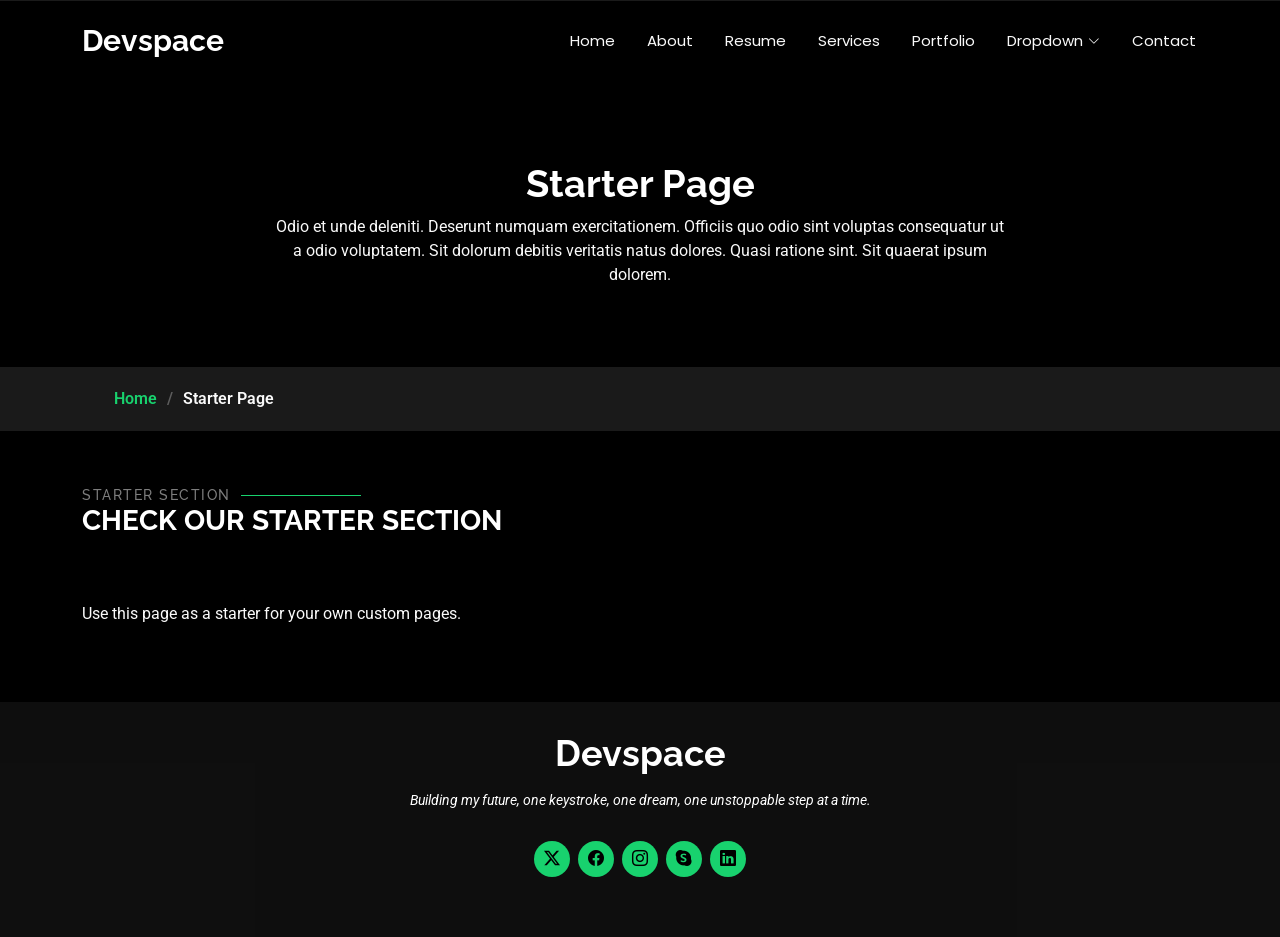
<file: starter-page.html>
<!DOCTYPE html>
<html lang="en">

<head>
  <meta charset="utf-8">
  <meta content="width=device-width, initial-scale=1.0" name="viewport">
  <title>Starter Page</title>
  <meta name="description" content="">
  <meta name="keywords" content="">

  <!-- Favicons -->
  <link href="assets/img/favicon.png" rel="icon">
  <link href="assets/img/apple-touch-icon.png" rel="apple-touch-icon">

  <!-- Fonts -->
  <link href="https://fonts.googleapis.com" rel="preconnect">
  <link href="https://fonts.gstatic.com" rel="preconnect" crossorigin>
  <link href="https://fonts.googleapis.com/css2?family=Roboto:ital,wght@0,100;0,300;0,400;0,500;0,700;0,900;1,100;1,300;1,400;1,500;1,700;1,900&family=Poppins:ital,wght@0,100;0,200;0,300;0,400;0,500;0,600;0,700;0,800;0,900;1,100;1,200;1,300;1,400;1,500;1,600;1,700;1,800;1,900&family=Raleway:ital,wght@0,100;0,200;0,300;0,400;0,500;0,600;0,700;0,800;0,900;1,100;1,200;1,300;1,400;1,500;1,600;1,700;1,800;1,900&display=swap" rel="stylesheet">

  <!-- Vendor CSS Files -->
  <link href="assets/vendor/bootstrap/css/bootstrap.min.css" rel="stylesheet">
  <link href="assets/vendor/bootstrap-icons/bootstrap-icons.css" rel="stylesheet">
  <link href="assets/vendor/aos/aos.css" rel="stylesheet">
  <link href="assets/vendor/swiper/swiper-bundle.min.css" rel="stylesheet">
  <link href="assets/vendor/glightbox/css/glightbox.min.css" rel="stylesheet">

  <!-- Main CSS File -->
  <link href="assets/css/main.css" rel="stylesheet">


</head>

<body class="starter-page-page">

  <header id="header" class="header d-flex align-items-center fixed-top">
    <div class="container-fluid container-xl position-relative d-flex align-items-center justify-content-between">

      <a href="index.html" class="logo d-flex align-items-center">
        <!-- Uncomment the line below if you also wish to use an image logo -->
        <!-- <img src="assets/img/logo.webp" alt=""> -->
        <h1 class="sitename">Devspace</h1>
      </a>

      <nav id="navmenu" class="navmenu">
        <ul>
          <li><a href="index.html">Home</a></li>
          <li><a href="about.html">About</a></li>
          <li><a href="resume.html">Resume</a></li>
          <li><a href="services.html">Services</a></li>
          <li><a href="portfolio.html">Portfolio</a></li>
          <li class="dropdown"><a href="#"><span>Dropdown</span> <i class="bi bi-chevron-down toggle-dropdown"></i></a>
            <ul>
              <li><a href="#">Dropdown 1</a></li>
              <li class="dropdown"><a href="#"><span>Deep Dropdown</span> <i class="bi bi-chevron-down toggle-dropdown"></i></a>
                <ul>
                  <li><a href="#">Deep Dropdown 1</a></li>
                  <li><a href="#">Deep Dropdown 2</a></li>
                  <li><a href="#">Deep Dropdown 3</a></li>
                  <li><a href="#">Deep Dropdown 4</a></li>
                  <li><a href="#">Deep Dropdown 5</a></li>
                </ul>
              </li>
              <li><a href="#">Dropdown 2</a></li>
              <li><a href="#">Dropdown 3</a></li>
              <li><a href="#">Dropdown 4</a></li>
            </ul>
          </li>
          <li><a href="contact.html">Contact</a></li>
        </ul>
        <i class="mobile-nav-toggle d-xl-none bi bi-list"></i>
      </nav>

    </div>
  </header>

  <main class="main">

    <!-- Page Title -->
    <div class="page-title" data-aos="fade">
      <div class="heading">
        <div class="container">
          <div class="row d-flex justify-content-center text-center">
            <div class="col-lg-8">
              <h1>Starter Page</h1>
              <p class="mb-0">Odio et unde deleniti. Deserunt numquam exercitationem. Officiis quo odio sint voluptas consequatur ut a odio voluptatem. Sit dolorum debitis veritatis natus dolores. Quasi ratione sint. Sit quaerat ipsum dolorem.</p>
            </div>
          </div>
        </div>
      </div>
      <nav class="breadcrumbs">
        <div class="container">
          <ol>
            <li><a href="index.html">Home</a></li>
            <li class="current">Starter Page</li>
          </ol>
        </div>
      </nav>
    </div><!-- End Page Title -->

    <!-- Starter Section Section -->
    <section id="starter-section" class="starter-section section">

      <!-- Section Title -->
      <div class="container section-title" data-aos="fade-up">
        <h2>Starter Section</h2>
        <div><span>Check Our</span> <span class="description-title">Starter Section</span></div>
      </div><!-- End Section Title -->

      <div class="container" data-aos="fade-up">
        <p>Use this page as a starter for your own custom pages.</p>
      </div>

    </section><!-- /Starter Section Section -->

  </main>

  <footer id="footer" class="footer dark-background">
    <div class="container">
      <h3 class="sitename">Devspace</h3>
      <p>Building my future, one keystroke, one dream, one unstoppable step at a time.</p>
      <div class="social-links d-flex justify-content-center">
        <a href=""><i class="bi bi-twitter-x"></i></a>
        <a href=""><i class="bi bi-facebook"></i></a>
        <a href=""><i class="bi bi-instagram"></i></a>
        <a href=""><i class="bi bi-skype"></i></a>
        <a href="https://linkedin.com/in/azizollah-payanda-70139b262"><i class="bi bi-linkedin"></i></a>
      </div>
    </div>
  </footer>

  <!-- Scroll Top -->
  <a href="#" id="scroll-top" class="scroll-top d-flex align-items-center justify-content-center"><i class="bi bi-arrow-up-short"></i></a>

  <!-- Preloader -->
  <div id="preloader"></div>

  <!-- Vendor JS Files -->
  <script src="assets/vendor/bootstrap/js/bootstrap.bundle.min.js"></script>
  <script src="assets/vendor/php-email-form/validate.js"></script>
  <script src="assets/vendor/aos/aos.js"></script>
  <script src="assets/vendor/typed.js/typed.umd.js"></script>
  <script src="assets/vendor/purecounter/purecounter_vanilla.js"></script>
  <script src="assets/vendor/waypoints/noframework.waypoints.js"></script>
  <script src="assets/vendor/swiper/swiper-bundle.min.js"></script>
  <script src="assets/vendor/glightbox/js/glightbox.min.js"></script>
  <script src="assets/vendor/imagesloaded/imagesloaded.pkgd.min.js"></script>
  <script src="assets/vendor/isotope-layout/isotope.pkgd.min.js"></script>

  <!-- Main JS File -->
  <script src="assets/js/main.js"></script>

</body>

</html>
</file>
<file: assets/css/main.css>
:root {
  --default-font: "Roboto",  system-ui, -apple-system, "Segoe UI", Roboto, "Helvetica Neue", Arial, "Noto Sans", "Liberation Sans", sans-serif, "Apple Color Emoji", "Segoe UI Emoji", "Segoe UI Symbol", "Noto Color Emoji";
  --heading-font: "Raleway",  sans-serif;
  --nav-font: "Poppins",  sans-serif;
}

/* Global Colors - The following color variables are used throughout the website. Updating them here will change the color scheme of the entire website */
:root { 
  --background-color: #000000; /* Background color for the entire website, including individual sections */
  --default-color: #fafafa; /* Default color used for the majority of the text content across the entire website */
  --heading-color: #ffffff; /* Color for headings, subheadings and title throughout the website */
  --accent-color: #18d26e; /* Accent color that represents your brand on the website. It's used for buttons, links, and other elements that need to stand out */
  --surface-color: #1a1a1a; /* The surface color is used as a background of boxed elements within sections, such as cards, icon boxes, or other elements that require a visual separation from the global background. */
  --contrast-color: #000000; /* Contrast color for text, ensuring readability against backgrounds of accent, heading, or default colors. */
}

/* Nav Menu Colors - The following color variables are used specifically for the navigation menu. They are separate from the global colors to allow for more customization options */
:root {
  --nav-color: #fafafa;  /* The default color of the main navmenu links */
  --nav-hover-color: #18d26e; /* Applied to main navmenu links when they are hovered over or active */
  --nav-mobile-background-color: #1a1a1a; /* Used as the background color for mobile navigation menu */
  --nav-dropdown-background-color: #1a1a1a; /* Used as the background color for dropdown items that appear when hovering over primary navigation items */
  --nav-dropdown-color: #fafafa; /* Used for navigation links of the dropdown items in the navigation menu. */
  --nav-dropdown-hover-color: #18d26e; /* Similar to --nav-hover-color, this color is applied to dropdown navigation links when they are hovered over. */
}

/* Color Presets - These classes override global colors when applied to any section or element, providing reuse of the sam color scheme. */

.light-background {
  --background-color: #1a1a1a;
  --surface-color: #343434;
}

.dark-background {
  --background-color: rgba(15, 15, 15, 0.975);
  --default-color: #ffffff;
  --heading-color: #ffffff;
  --surface-color: #292929f9;
  --contrast-color: #000000;
}

/* Smooth scroll */
:root {
  scroll-behavior: smooth;
}

/*--------------------------------------------------------------
# General Styling & Shared Classes
--------------------------------------------------------------*/
body {
  color: var(--default-color);
  background-color: var(--background-color);
  font-family: var(--default-font);
}

a {
  color: var(--accent-color);
  text-decoration: none;
  transition: 0.3s;
}

a:hover {
  color: color-mix(in srgb, var(--accent-color), transparent 25%);
  text-decoration: none;
}

h1,
h2,
h3,
h4,
h5,
h6 {
  color: var(--heading-color);
  font-family: var(--heading-font);
}

/* PHP Email Form Messages
------------------------------*/
.php-email-form .error-message {
  display: none;
  background: #df1529;
  color: #ffffff;
  text-align: left;
  padding: 15px;
  margin-bottom: 24px;
  font-weight: 600;
}

.php-email-form .sent-message {
  display: none;
  color: #ffffff;
  background: #059652;
  text-align: center;
  padding: 15px;
  margin-bottom: 24px;
  font-weight: 600;
}

.php-email-form .loading {
  display: none;
  background: var(--surface-color);
  text-align: center;
  padding: 15px;
  margin-bottom: 24px;
}

.php-email-form .loading:before {
  content: "";
  display: inline-block;
  border-radius: 50%;
  width: 24px;
  height: 24px;
  margin: 0 10px -6px 0;
  border: 3px solid var(--accent-color);
  border-top-color: var(--surface-color);
  animation: php-email-form-loading 1s linear infinite;
}

@keyframes php-email-form-loading {
  0% {
    transform: rotate(0deg);
  }

  100% {
    transform: rotate(360deg);
  }
}

/*--------------------------------------------------------------
# Global Header
--------------------------------------------------------------*/
.header {
  --background-color: rgba(0, 0, 0, 0);
  color: var(--default-color);
  background-color: var(--background-color);
  padding: 15px 0;
  transition: all 0.5s;
  z-index: 997;
}

.header .logo {
  line-height: 1;
}

.header .logo img {
  max-height: 32px;
  margin-right: 8px;
}

.header .logo h1 {
  font-size: 30px;
  margin: 0;
  font-weight: 700;
  color: var(--heading-color);
}

.scrolled .header {
  box-shadow: 0px 0 18px rgba(0, 0, 0, 0.1);
}

/* Global Header on Scroll
------------------------------*/
.scrolled .header {
  --background-color: rgba(0, 0, 0, 0.8);
}

/*--------------------------------------------------------------
# Navigation Menu
--------------------------------------------------------------*/
/* Desktop Navigation */
@media (min-width: 1200px) {
  .navmenu {
    padding: 0;
  }

  .navmenu ul {
    margin: 0;
    padding: 0;
    display: flex;
    list-style: none;
    align-items: center;
  }

  .navmenu li {
    position: relative;
  }

  .navmenu>ul>li {
    white-space: nowrap;
    padding: 15px 14px;
  }

  .navmenu>ul>li:last-child {
    padding-right: 0;
  }

  .navmenu a,
  .navmenu a:focus {
    color: var(--nav-color);
    font-size: 15px;
    padding: 0 2px;
    font-family: var(--nav-font);
    font-weight: 400;
    display: flex;
    align-items: center;
    justify-content: space-between;
    white-space: nowrap;
    transition: 0.3s;
    position: relative;
  }

  .navmenu a i,
  .navmenu a:focus i {
    font-size: 12px;
    line-height: 0;
    margin-left: 5px;
    transition: 0.3s;
  }

  .navmenu>ul>li>a:before {
    content: "";
    position: absolute;
    height: 2px;
    bottom: -6px;
    left: 0;
    background-color: var(--nav-hover-color);
    visibility: hidden;
    width: 0px;
    transition: all 0.3s ease-in-out 0s;
  }

  .navmenu a:hover:before,
  .navmenu li:hover>a:before,
  .navmenu .active:before {
    visibility: visible;
    width: 25px;
  }

  .navmenu li:hover>a,
  .navmenu .active,
  .navmenu .active:focus {
    color: var(--nav-hover-color);
  }

  .navmenu .dropdown ul {
    margin: 0;
    padding: 10px 0;
    background: var(--nav-dropdown-background-color);
    display: block;
    position: absolute;
    visibility: hidden;
    left: 14px;
    top: 130%;
    opacity: 0;
    transition: 0.3s;
    border-radius: 4px;
    z-index: 99;
    box-shadow: 0px 0px 30px rgba(0, 0, 0, 0.1);
  }

  .navmenu .dropdown ul li {
    min-width: 200px;
  }

  .navmenu .dropdown ul a {
    padding: 10px 20px;
    font-size: 15px;
    text-transform: none;
    color: var(--nav-dropdown-color);
  }

  .navmenu .dropdown ul a i {
    font-size: 12px;
  }

  .navmenu .dropdown ul a:hover,
  .navmenu .dropdown ul .active:hover,
  .navmenu .dropdown ul li:hover>a {
    color: var(--nav-dropdown-hover-color);
  }

  .navmenu .dropdown:hover>ul {
    opacity: 1;
    top: 100%;
    visibility: visible;
  }

  .navmenu .dropdown .dropdown ul {
    top: 0;
    left: -90%;
    visibility: hidden;
  }

  .navmenu .dropdown .dropdown:hover>ul {
    opacity: 1;
    top: 0;
    left: -100%;
    visibility: visible;
  }
}

/* Mobile Navigation */
@media (max-width: 1199px) {
  .mobile-nav-toggle {
    color: var(--nav-color);
    font-size: 28px;
    line-height: 0;
    margin-right: 10px;
    cursor: pointer;
    transition: color 0.3s;
  }

  .navmenu {
    padding: 0;
    z-index: 9997;
  }

  .navmenu ul {
    display: none;
    list-style: none;
    position: absolute;
    inset: 60px 20px 20px 20px;
    padding: 10px 0;
    margin: 0;
    border-radius: 6px;
    background-color: var(--nav-mobile-background-color);
    border: 1px solid color-mix(in srgb, var(--default-color), transparent 90%);
    box-shadow: none;
    overflow-y: auto;
    transition: 0.3s;
    z-index: 9998;
  }

  .navmenu a,
  .navmenu a:focus {
    color: var(--nav-dropdown-color);
    padding: 10px 20px;
    font-family: var(--nav-font);
    font-size: 17px;
    font-weight: 500;
    display: flex;
    align-items: center;
    justify-content: space-between;
    white-space: nowrap;
    transition: 0.3s;
  }

  .navmenu a i,
  .navmenu a:focus i {
    font-size: 12px;
    line-height: 0;
    margin-left: 5px;
    width: 30px;
    height: 30px;
    display: flex;
    align-items: center;
    justify-content: center;
    border-radius: 50%;
    transition: 0.3s;
    background-color: color-mix(in srgb, var(--accent-color), transparent 90%);
  }

  .navmenu a i:hover,
  .navmenu a:focus i:hover {
    background-color: var(--accent-color);
    color: var(--contrast-color);
  }

  .navmenu a:hover,
  .navmenu .active,
  .navmenu .active:focus {
    color: var(--nav-dropdown-hover-color);
  }

  .navmenu .active i,
  .navmenu .active:focus i {
    background-color: var(--accent-color);
    color: var(--contrast-color);
    transform: rotate(180deg);
  }

  .navmenu .dropdown ul {
    position: static;
    display: none;
    z-index: 99;
    padding: 10px 0;
    margin: 10px 20px;
    background-color: var(--nav-dropdown-background-color);
    transition: all 0.5s ease-in-out;
  }

  .navmenu .dropdown ul ul {
    background-color: rgba(33, 37, 41, 0.1);
  }

  .navmenu .dropdown>.dropdown-active {
    display: block;
    background-color: rgba(33, 37, 41, 0.03);
  }

  .mobile-nav-active {
    overflow: hidden;
  }

  .mobile-nav-active .mobile-nav-toggle {
    color: #fff;
    position: absolute;
    font-size: 32px;
    top: 15px;
    right: 15px;
    margin-right: 0;
    z-index: 9999;
  }

  .mobile-nav-active .navmenu {
    position: fixed;
    overflow: hidden;
    inset: 0;
    background: rgba(33, 37, 41, 0.8);
    transition: 0.3s;
  }

  .mobile-nav-active .navmenu>ul {
    display: block;
  }
}

/*--------------------------------------------------------------
# Global Footer
--------------------------------------------------------------*/
.footer {
  color: var(--default-color);
  background-color: var(--background-color);
  font-size: 14px;
  text-align: center;
  padding: 30px 0;
  position: relative;
}

.footer h3 {
  font-size: 36px;
  font-weight: 700;
  position: relative;
  padding: 0;
  margin: 0 0 15px 0;
}

.footer p {
  font-size: 15;
  font-style: italic;
  padding: 0;
  margin: 0 0 30px 0;
}

.footer .social-links {
  margin: 0 0 30px 0;
}

.footer .social-links a {
  font-size: 16px;
  display: flex;
  align-items: center;
  justify-content: center;
  background: var(--accent-color);
  color: var(--contrast-color);
  line-height: 1;
  margin: 0 4px;
  border-radius: 50%;
  text-align: center;
  width: 36px;
  height: 36px;
  transition: 0.3s;
}

.footer .social-links a:hover {
  background: color-mix(in srgb, var(--accent-color), transparent 20%);
  text-decoration: none;
}

.footer .copyright {
  padding-top: 25px;
  border-top: 1px solid color-mix(in srgb, var(--default-color), transparent 90%);
}

.footer .credits {
  font-size: 13px;
  padding-top: 5px;
}

/*--------------------------------------------------------------
# Preloader
--------------------------------------------------------------*/
#preloader {
  position: fixed;
  inset: 0;
  z-index: 999999;
  overflow: hidden;
  background: var(--background-color);
  transition: all 0.6s ease-out;
}

#preloader:before {
  content: "";
  position: fixed;
  top: calc(50% - 30px);
  left: calc(50% - 30px);
  border: 6px solid #ffffff;
  border-color: var(--accent-color) transparent var(--accent-color) transparent;
  border-radius: 50%;
  width: 60px;
  height: 60px;
  animation: animate-preloader 1.5s linear infinite;
}

@keyframes animate-preloader {
  0% {
    transform: rotate(0deg);
  }

  100% {
    transform: rotate(360deg);
  }
}

/*--------------------------------------------------------------
# Scroll Top Button
--------------------------------------------------------------*/
.scroll-top {
  position: fixed;
  visibility: hidden;
  opacity: 0;
  right: 15px;
  bottom: -15px;
  z-index: 99999;
  background-color: var(--accent-color);
  width: 44px;
  height: 44px;
  border-radius: 50px;
  transition: all 0.4s;
}

.scroll-top i {
  font-size: 24px;
  color: var(--contrast-color);
  line-height: 0;
}

.scroll-top:hover {
  background-color: color-mix(in srgb, var(--accent-color), transparent 20%);
  color: var(--contrast-color);
}

.scroll-top.active {
  visibility: visible;
  opacity: 1;
  bottom: 15px;
}

/*--------------------------------------------------------------
# Disable aos animation delay on mobile devices
--------------------------------------------------------------*/
@media screen and (max-width: 768px) {
  [data-aos-delay] {
    transition-delay: 0 !important;
  }
}

/*--------------------------------------------------------------
# Global Page Titles & Breadcrumbs
--------------------------------------------------------------*/
.page-title {
  color: var(--default-color);
  background-color: var(--background-color);
  position: relative;
}

.page-title .heading {
  padding: 160px 0 80px 0;
  border-top: 1px solid color-mix(in srgb, var(--default-color), transparent 90%);
}

.page-title .heading h1 {
  font-size: 38px;
  font-weight: 700;
}

.page-title nav {
  background-color: color-mix(in srgb, var(--default-color), transparent 90%);
  padding: 20px 0;
}

.page-title nav ol {
  display: flex;
  flex-wrap: wrap;
  list-style: none;
  margin: 0;
  font-size: 16px;
  font-weight: 600;
}

.page-title nav ol li+li {
  padding-left: 10px;
}

.page-title nav ol li+li::before {
  content: "/";
  display: inline-block;
  padding-right: 10px;
  color: color-mix(in srgb, var(--default-color), transparent 70%);
}

/*--------------------------------------------------------------
# Global Sections
--------------------------------------------------------------*/
section,
.section {
  color: var(--default-color);
  background-color: var(--background-color);
  padding: 60px 0;
  scroll-margin-top: 100px;
  overflow: clip;
}

@media (max-width: 1199px) {

  section,
  .section {
    scroll-margin-top: 66px;
  }
}

/*--------------------------------------------------------------
# Global Section Titles
--------------------------------------------------------------*/
.section-title {
  padding-bottom: 60px;
  position: relative;
}

.section-title h2 {
  font-size: 14px;
  font-weight: 500;
  padding: 0;
  line-height: 1px;
  margin: 0;
  letter-spacing: 1.5px;
  text-transform: uppercase;
  color: color-mix(in srgb, var(--default-color), transparent 50%);
  position: relative;
}

.section-title h2::after {
  content: "";
  width: 120px;
  height: 1px;
  display: inline-block;
  background: var(--accent-color);
  margin: 4px 10px;
}

.section-title div {
  color: var(--heading-color);
  margin: 0;
  margin: 0;
  font-size: 28px;
  font-weight: 700;
  text-transform: uppercase;
  font-family: var(--heading-font);
}

/*--------------------------------------------------------------
# Hero Section
--------------------------------------------------------------*/
.hero {
  width: 100%;
  min-height: 100vh;
  position: relative;
  padding: 80px 0;
  display: flex;
  align-items: center;
  justify-content: center;
}

.hero img {
  position: absolute;
  inset: 0;
  display: block;
  width: 100%;
  height: 100%;
  object-fit: cover;
  z-index: 1;
}

.hero .container {
  position: relative;
  z-index: 3;
}

.hero h2 {
  margin: 0;
  font-size: 64px;
  font-weight: 700;
}

.hero p {
  margin: 5px 0 0 0;
  font-size: 26px;
}

.hero p span {
  letter-spacing: 1px;
  border-bottom: 2px solid var(--accent-color);
}

.hero .social-links {
  margin-top: 25px;
}

.hero .social-links a {
  background-color: color-mix(in srgb, var(--default-color), transparent 90%);
  color: var(--default-color);
  font-size: 14px;
  width: 40px;
  height: 40px;
  border-radius: 50px;
  display: inline-flex;
  align-items: center;
  justify-content: center;
  margin-right: 20px;
  transition: 0.3s;
}

.hero .social-links a:hover {
  background-color: var(--accent-color);
}

@media (max-width: 768px) {
  .hero h2 {
    font-size: 32px;
  }

  .hero p {
    font-size: 20px;
  }
}

/*--------------------------------------------------------------
# About Section
--------------------------------------------------------------*/
.about .content h2 {
  font-weight: 700;
  font-size: 24px;
}

.about .content ul {
  list-style: none;
  padding: 0;
}

.about .content ul li {
  margin-bottom: 20px;
  display: flex;
  align-items: center;
}

.about .content ul strong {
  margin-right: 10px;
}

.about .content ul i {
  font-size: 16px;
  margin-right: 5px;
  color: var(--accent-color);
  line-height: 0;
}

/*--------------------------------------------------------------
# Stats Section
--------------------------------------------------------------*/
.stats i {
  background-color: var(--surface-color);
  color: var(--accent-color);
  box-shadow: 0px 2px 25px rgba(0, 0, 0, 0.1);
  width: 54px;
  height: 54px;
  font-size: 24px;
  border-radius: 50px;
  border: 2px solid var(--background-color);
  display: inline-flex;
  align-items: center;
  justify-content: center;
  position: relative;
  z-index: 1;
}

.stats .stats-item {
  background-color: var(--surface-color);
  margin-top: -27px;
  padding: 30px 30px 25px 30px;
  width: 100%;
  position: relative;
  text-align: center;
  box-shadow: 0px 2px 35px rgba(0, 0, 0, 0.1);
  border-radius: 4px;
  z-index: 0;
}

.stats .stats-item span {
  font-size: 36px;
  display: block;
  font-weight: 700;
  color: color-mix(in srgb, var(--default-color), transparent 20%);
}

.stats .stats-item p {
  padding: 0;
  margin: 0;
  font-family: var(--heading-font);
  font-size: 16px;
}

/*--------------------------------------------------------------
# Skills Section
--------------------------------------------------------------*/
.skills .progress {
  height: 60px;
  display: block;
  background: none;
  border-radius: 0;
}

.skills .progress .skill {
  color: var(--heading-color);
  padding: 0;
  margin: 0 0 6px 0;
  text-transform: uppercase;
  display: block;
  font-weight: 600;
  font-family: var(--heading-font);
}

.skills .progress .skill .val {
  float: right;
  font-style: normal;
}

.skills .progress-bar-wrap {
  background: color-mix(in srgb, var(--default-color), transparent 90%);
  height: 10px;
}

.skills .progress-bar {
  width: 1px;
  height: 10px;
  transition: 0.9s;
  background-color: var(--accent-color);
}

/*--------------------------------------------------------------
# Interests Section
--------------------------------------------------------------*/
.interests .features-item {
  background-color: var(--surface-color);
  display: flex;
  align-items: center;
  padding: 20px;
  transition: 0.3s;
  border: 1px solid color-mix(in srgb, var(--default-color), transparent 90%);
  position: relative;
}

.interests .features-item i {
  font-size: 32px;
  padding-right: 10px;
  line-height: 0;
}

.interests .features-item h3 {
  font-weight: 700;
  margin: 0;
  padding: 0;
  line-height: 1;
  font-size: 16px;
}

.interests .features-item h3 a {
  color: var(--heading-color);
  transition: 0.3s;
}

.interests .features-item:hover {
  border-color: var(--accent-color);
}

.interests .features-item:hover h3 a {
  color: var(--accent-color);
}

/*--------------------------------------------------------------
# Testimonials Section
--------------------------------------------------------------*/
.testimonials .testimonials-carousel,
.testimonials .testimonials-slider {
  overflow: hidden;
}

.testimonials .testimonial-item {
  box-sizing: content-box;
  min-height: 320px;
}

.testimonials .testimonial-item .testimonial-img {
  width: 90px;
  border-radius: 50%;
  margin: -40px 0 0 40px;
  position: relative;
  z-index: 2;
  border: 6px solid var(--background-color);
}

.testimonials .testimonial-item h3 {
  font-size: 18px;
  font-weight: bold;
  margin: 10px 0 5px 45px;
}

.testimonials .testimonial-item h4 {
  font-size: 14px;
  color: color-mix(in srgb, var(--default-color), transparent 20%);
  margin: 0 0 0 45px;
}

.testimonials .testimonial-item .quote-icon-left,
.testimonials .testimonial-item .quote-icon-right {
  color: color-mix(in srgb, var(--accent-color), transparent 50%);
  font-size: 26px;
  line-height: 0;
}

.testimonials .testimonial-item .quote-icon-left {
  display: inline-block;
  left: -5px;
  position: relative;
}

.testimonials .testimonial-item .quote-icon-right {
  display: inline-block;
  right: -5px;
  position: relative;
  top: 10px;
  transform: scale(-1, -1);
}

.testimonials .testimonial-item p {
  font-style: italic;
  margin: 0 15px 0 15px;
  padding: 20px 20px 60px 20px;
  background: var(--surface-color);
  border-radius: 6px;
  position: relative;
  z-index: 1;
}

.testimonials .swiper-wrapper {
  height: auto;
}

.testimonials .swiper-pagination {
  margin-top: 20px;
  position: relative;
}

.testimonials .swiper-pagination .swiper-pagination-bullet {
  width: 12px;
  height: 12px;
  background-color: var(--background-color);
  opacity: 1;
  border: 1px solid var(--accent-color);
}

.testimonials .swiper-pagination .swiper-pagination-bullet-active {
  background-color: var(--accent-color);
}

/*--------------------------------------------------------------
# Resume Section
--------------------------------------------------------------*/
.resume .resume-title {
  color: var(--heading-color);
  font-size: 26px;
  font-weight: 700;
  margin-top: 20px;
  margin-bottom: 20px;
}

.resume .resume-item {
  padding: 0 0 20px 20px;
  margin-top: -2px;
  border-left: 2px solid var(--accent-color);
  position: relative;
}

.resume .resume-item h4 {
  line-height: 18px;
  font-size: 18px;
  font-weight: 600;
  text-transform: uppercase;
  color: color-mix(in srgb, var(--default-color), transparent 20%);
  margin-bottom: 10px;
}

.resume .resume-item h5 {
  font-size: 16px;
  padding: 5px 15px;
  display: inline-block;
  font-weight: 600;
  margin-bottom: 10px;
}

.resume .resume-item ul {
  padding-left: 20px;
}

.resume .resume-item ul li {
  padding-bottom: 10px;
}

.resume .resume-item:last-child {
  padding-bottom: 0;
}

.resume .resume-item::before {
  content: "";
  position: absolute;
  width: 16px;
  height: 16px;
  border-radius: 50px;
  left: -9px;
  top: 0;
  background: var(--background-color);
  border: 2px solid var(--accent-color);
}

/*--------------------------------------------------------------
# Services Section
--------------------------------------------------------------*/
.services .service-item {
  background-color: var(--surface-color);
  text-align: center;
  padding: 80px 20px;
  transition: all ease-in-out 0.3s;
  height: 100%;
}

.services .service-item .icon {
  margin: 0 auto;
  width: 64px;
  height: 64px;
  background: var(--accent-color);
  border-radius: 4px;
  display: flex;
  align-items: center;
  justify-content: center;
  margin-bottom: 20px;
  transition: 0.3s;
  transform-style: preserve-3d;
}

.services .service-item .icon i {
  color: var(--contrast-color);
  font-size: 28px;
  transition: ease-in-out 0.3s;
}

.services .service-item .icon::before {
  position: absolute;
  content: "";
  left: -8px;
  top: -8px;
  height: 100%;
  width: 100%;
  background: color-mix(in srgb, var(--accent-color), transparent 80%);
  border-radius: 5px;
  transition: all 0.3s ease-out 0s;
  transform: translateZ(-1px);
}

.services .service-item h3 {
  font-weight: 700;
  margin: 10px 0 15px 0;
  font-size: 22px;
}

.services .service-item p {
  line-height: 24px;
  font-size: 14px;
  margin-bottom: 0;
}

.services .service-item:hover {
  background: var(--accent-color);
  border-color: var(--accent-color);
}

.services .service-item:hover .icon {
  background: var(--surface-color);
}

.services .service-item:hover .icon i {
  color: var(--accent-color);
}

.services .service-item:hover .icon::before {
  background: color-mix(in srgb, var(--background-color), transparent 70%);
}

.services .service-item:hover h3,
.services .service-item:hover p {
  color: var(--contrast-color);
}

/*--------------------------------------------------------------
# Service Details Section
--------------------------------------------------------------*/
.service-details .services-list {
  background-color: var(--surface-color);
  padding: 10px 30px;
  border: 1px solid color-mix(in srgb, var(--default-color), transparent 90%);
  margin-bottom: 20px;
}

.service-details .services-list a {
  display: block;
  line-height: 1;
  padding: 8px 0 8px 15px;
  border-left: 3px solid color-mix(in srgb, var(--default-color), transparent 70%);
  margin: 20px 0;
  color: color-mix(in srgb, var(--default-color), transparent 20%);
  transition: 0.3s;
}

.service-details .services-list a.active {
  color: var(--heading-color);
  font-weight: 700;
  border-color: var(--accent-color);
}

.service-details .services-list a:hover {
  border-color: var(--accent-color);
}

.service-details .services-img {
  margin-bottom: 20px;
}

.service-details h3 {
  font-size: 26px;
  font-weight: 700;
}

.service-details h4 {
  font-size: 20px;
  font-weight: 700;
}

.service-details p {
  font-size: 15px;
}

.service-details ul {
  list-style: none;
  padding: 0;
  font-size: 15px;
}

.service-details ul li {
  padding: 5px 0;
  display: flex;
  align-items: center;
}

.service-details ul i {
  font-size: 20px;
  margin-right: 8px;
  color: var(--accent-color);
}

/*--------------------------------------------------------------
# Portfolio Section
--------------------------------------------------------------*/
.portfolio .portfolio-filters {
  padding: 0;
  margin: 0 auto 20px auto;
  list-style: none;
  text-align: center;
}

.portfolio .portfolio-filters li {
  cursor: pointer;
  display: inline-block;
  padding: 0;
  font-size: 18px;
  font-weight: 500;
  margin: 0 10px;
  line-height: 1;
  margin-bottom: 5px;
  transition: all 0.3s ease-in-out;
}

.portfolio .portfolio-filters li:hover,
.portfolio .portfolio-filters li.filter-active {
  color: var(--accent-color);
}

.portfolio .portfolio-filters li:first-child {
  margin-left: 0;
}

.portfolio .portfolio-filters li:last-child {
  margin-right: 0;
}

@media (max-width: 575px) {
  .portfolio .portfolio-filters li {
    font-size: 14px;
    margin: 0 5px;
  }
}

.portfolio .portfolio-content {
  position: relative;
  overflow: hidden;
}

.portfolio .portfolio-content img {
  transition: 0.3s;
}

.portfolio .portfolio-content .portfolio-info {
  opacity: 0;
  position: absolute;
  inset: 0;
  z-index: 3;
  transition: all ease-in-out 0.3s;
  background: rgba(0, 0, 0, 0.6);
  padding: 15px;
}

.portfolio .portfolio-content .portfolio-info h4 {
  font-size: 14px;
  padding: 5px 10px;
  font-weight: 400;
  color: #ffffff;
  display: inline-block;
  background-color: var(--accent-color);
}

.portfolio .portfolio-content .portfolio-info p {
  position: absolute;
  bottom: 10px;
  text-align: center;
  display: inline-block;
  left: 0;
  right: 0;
  font-size: 16px;
  font-weight: 600;
  color: rgba(255, 255, 255, 0.8);
}

.portfolio .portfolio-content .portfolio-info .preview-link,
.portfolio .portfolio-content .portfolio-info .details-link {
  position: absolute;
  left: calc(50% - 40px);
  font-size: 26px;
  top: calc(50% - 14px);
  color: #fff;
  transition: 0.3s;
  line-height: 1.2;
}

.portfolio .portfolio-content .portfolio-info .preview-link:hover,
.portfolio .portfolio-content .portfolio-info .details-link:hover {
  color: var(--accent-color);
}

.portfolio .portfolio-content .portfolio-info .details-link {
  left: 50%;
  font-size: 34px;
  line-height: 0;
}

.portfolio .portfolio-content:hover .portfolio-info {
  opacity: 1;
}

.portfolio .portfolio-content:hover img {
  transform: scale(1.1);
}

/*--------------------------------------------------------------
# Portfolio Details Section
--------------------------------------------------------------*/
.portfolio-details .portfolio-details-slider img {
  width: 100%;
}

.portfolio-details .portfolio-details-slider .swiper-pagination {
  margin-top: 20px;
  position: relative;
}

.portfolio-details .portfolio-details-slider .swiper-pagination .swiper-pagination-bullet {
  width: 12px;
  height: 12px;
  background-color: color-mix(in srgb, var(--default-color), transparent 85%);
  opacity: 1;
}

.portfolio-details .portfolio-details-slider .swiper-pagination .swiper-pagination-bullet-active {
  background-color: var(--accent-color);
}

.portfolio-details .portfolio-info {
  background-color: var(--surface-color);
  padding: 30px;
  box-shadow: 0px 0 30px rgba(0, 0, 0, 0.1);
}

.portfolio-details .portfolio-info h3 {
  font-size: 22px;
  font-weight: 700;
  margin-bottom: 20px;
  padding-bottom: 20px;
  border-bottom: 1px solid color-mix(in srgb, var(--default-color), transparent 85%);
}

.portfolio-details .portfolio-info ul {
  list-style: none;
  padding: 0;
  font-size: 15px;
}

.portfolio-details .portfolio-info ul li+li {
  margin-top: 10px;
}

.portfolio-details .portfolio-description {
  padding-top: 30px;
}

.portfolio-details .portfolio-description h2 {
  font-size: 26px;
  font-weight: 700;
  margin-bottom: 20px;
}

.portfolio-details .portfolio-description p {
  padding: 0;
  color: color-mix(in srgb, var(--default-color), transparent 30%);
}

/*--------------------------------------------------------------
# Starter Section Section
--------------------------------------------------------------*/
.starter-section {
  /* Add your styles here */
}

/*--------------------------------------------------------------
# Contact Section
--------------------------------------------------------------*/
.contact .info-item {
  box-shadow: 0px 0px 20px rgba(0, 0, 0, 0.1);
  padding: 20px 30px;
}

.contact .info-item .icon {
  color: var(--contrast-color);
  background-color: var(--accent-color);
  width: 56px;
  height: 56px;
  font-size: 24px;
  display: flex;
  justify-content: center;
  align-items: center;
  transition: all 0.3s ease-in-out;
  border-radius: 50%;
  margin-right: 15px;
}

.contact .info-item h3 {
  font-size: 18px;
  font-weight: 700;
  margin: 0 0 2px 0;
}

.contact .info-item p {
  padding: 0;
  margin-bottom: 0;
  font-size: 14px;
}

.contact .info-item .social-links a {
  font-size: 24px;
  display: inline-block;
  line-height: 1;
  margin: 4px 6px 0 0;
  transition: 0.3s;
  color: color-mix(in srgb, var(--default-color), transparent 50%);
}

.contact .info-item .social-links a:hover {
  color: var(--accent-color);
}

.contact .php-email-form {
  box-shadow: 0px 0px 20px rgba(0, 0, 0, 0.1);
  padding: 30px;
  margin-top: 30px;
}

@media (max-width: 575px) {
  .contact .php-email-form {
    padding: 20px;
  }
}

.contact .php-email-form input[type=text],
.contact .php-email-form input[type=email],
.contact .php-email-form textarea {
  color: var(--default-color);
  background-color: color-mix(in srgb, var(--background-color), transparent 50%);
  border-color: color-mix(in srgb, var(--default-color), transparent 80%);
  font-size: 14px;
  padding: 10px 15px;
  box-shadow: none;
  border-radius: 0;
}

.contact .php-email-form input[type=text]:focus,
.contact .php-email-form input[type=email]:focus,
.contact .php-email-form textarea:focus {
  border-color: var(--accent-color);
}

.contact .php-email-form input[type=text]::placeholder,
.contact .php-email-form input[type=email]::placeholder,
.contact .php-email-form textarea::placeholder {
  color: color-mix(in srgb, var(--default-color), transparent 70%);
}

.contact .php-email-form button[type=submit] {
  color: var(--contrast-color);
  background: var(--accent-color);
  border: 0;
  padding: 10px 30px;
  transition: 0.4s;
  border-radius: 50px;
}

.contact .php-email-form button[type=submit]:hover {
  background: color-mix(in srgb, var(--accent-color), transparent 20%);
}
</file>
